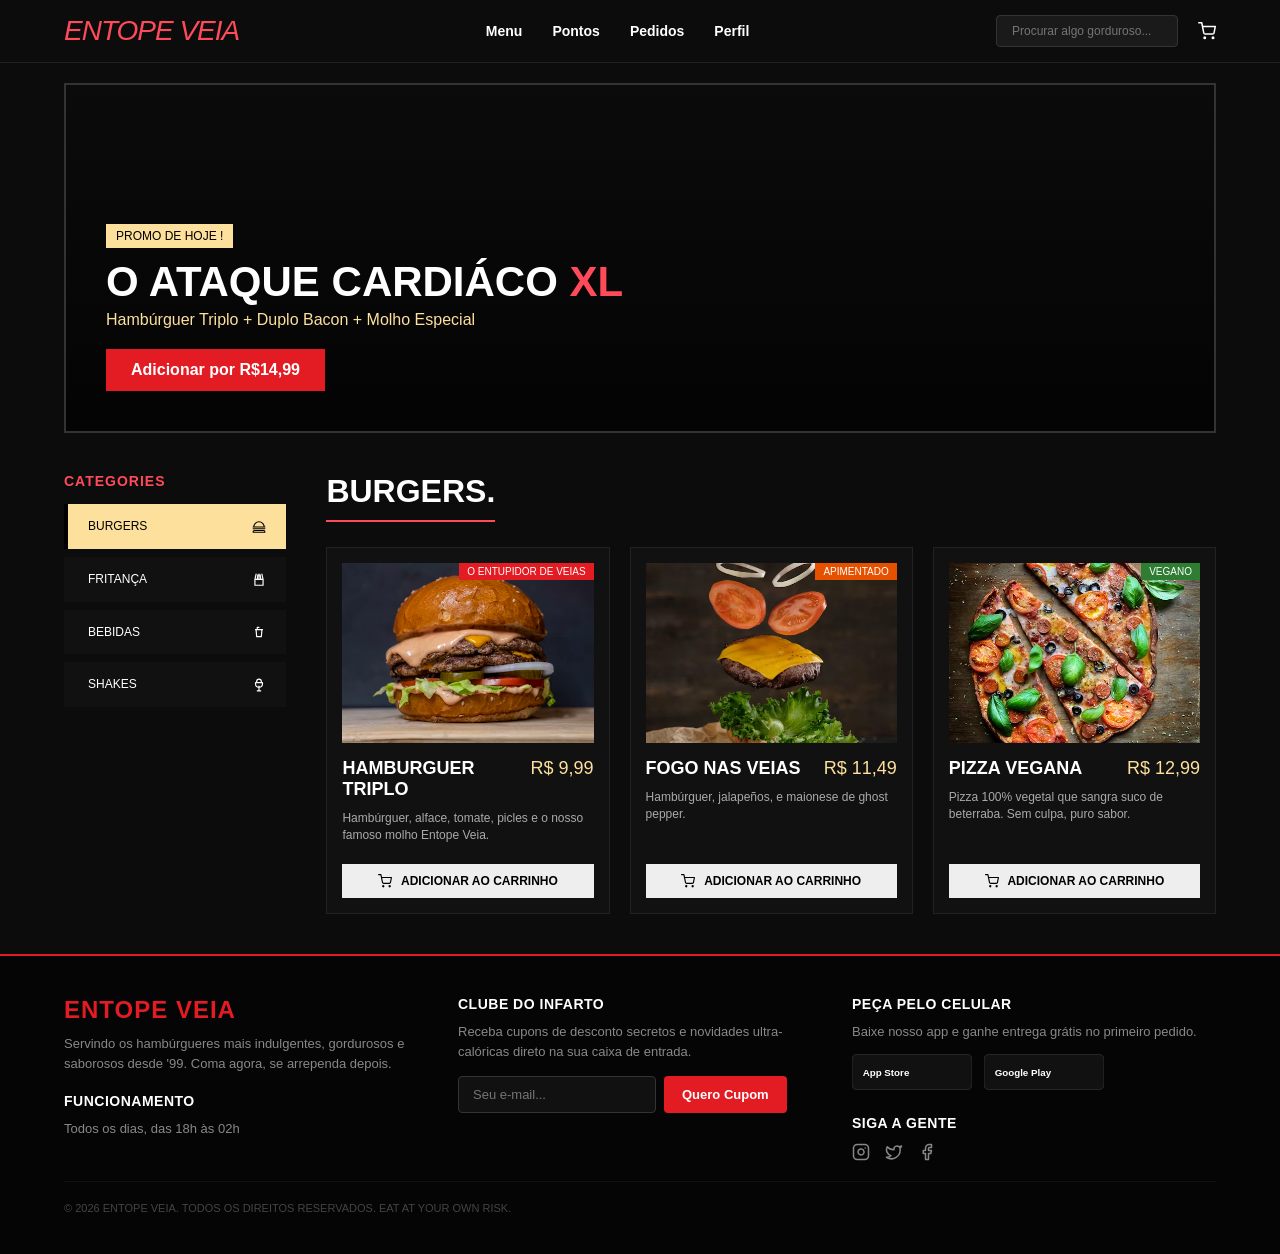
<file: index.html>
<!DOCTYPE html>
<html lang="pt-BR">
<head>
    <meta charset="UTF-8">
    <meta name="viewport" content="width=device-width, initial-scale=1.0">
    <title>ENTOPE VEIA - Menu</title>
    <link rel="stylesheet" href="resources/css/menu.css">
</head>
<body>

    <header id="global-header"></header>

    <aside id="global-sidebar" data-active-page="menu"></aside>

    <section class="hero-banner">
        <div class="badge-steal">Promo de hoje !</div>
        <h1 class="hero-title">O Ataque Cardiáco <span>XL</span></h1>
        <p class="hero-subtitle">Hambúrguer Triplo + Duplo Bacon + Molho Especial</p>
        <button class="btn-add-hero">Adicionar por R$14,99</button>
    </section>

    <main class="main-container">
        
        <aside class="sidebar">
            <h3>Categories</h3>
            <ul>
                <li class="active" data-category="burgers">Burgers <span><svg width="14" height="14" viewBox="0 0 24 24" fill="none" stroke="currentColor" stroke-width="2" stroke-linecap="round" stroke-linejoin="round" style="vertical-align: middle;"><path d="M2 12h20M2 15h20M3 12a9 9 0 0 1 18 0M4 18h16a2 2 0 0 1 2 2v1H2v-1a2 2 0 0 1 2-2z"/></svg></span></li>
                <li data-category="fritança">Fritança <span><svg width="14" height="14" viewBox="0 0 24 24" fill="none" stroke="currentColor" stroke-width="2" stroke-linecap="round" stroke-linejoin="round" style="vertical-align: middle;"><path d="M5 11h14v10H5zM5 11L7 2M9 11L10 3M12 11L12 2M15 11L14 3M19 11L17 2"/></svg></span></li>
                <li data-category="bebidas">Bebidas <span><svg width="14" height="14" viewBox="0 0 24 24" fill="none" stroke="currentColor" stroke-width="2" stroke-linecap="round" stroke-linejoin="round" style="vertical-align: middle;"><path d="M6 8h12M7 8l1 12h8l1-12M9 8V4M12 4h-3"/></svg></span></li>
                <li data-category="shakes">Shakes <span><svg width="14" height="14" viewBox="0 0 24 24" fill="none" stroke="currentColor" stroke-width="2" stroke-linecap="round" stroke-linejoin="round" style="vertical-align: middle;"><path d="M12 2a4 4 0 0 0-4 4v2h8V6a4 4 0 0 0-4-4zM6 8h12v2a6 6 0 0 1-12 0V8zM12 14v8M9 22h6"/></svg></span></li>
            </ul>
        </aside>

        <section class="products-section">
            <h2 class="section-header" id="section-title">Burgers.</h2>
            
            <div class="products-grid">
                
                <div class="product-card" data-category="burgers">
                    <span class="product-tag">O Entupidor de Veias</span>
                    <div class="product-image" style="background-image: url('/resources/img/o_entupidor.jpeg');"></div>
                    <div class="product-info-row">
                        <h3 class="product-name">Hamburguer Triplo</h3>
                        <span class="product-price">R$ 9,99</span>
                    </div>
                    <p class="product-desc">Hambúrguer, alface, tomate, picles e o nosso famoso molho Entope Veia.</p>
                    <button class="btn-add-order"><svg width="14" height="14" viewBox="0 0 24 24" fill="none" stroke="currentColor" stroke-width="2" stroke-linecap="round" stroke-linejoin="round" style="vertical-align: middle; margin-right: 6px;"><circle cx="9" cy="21" r="1"/><circle cx="20" cy="21" r="1"/><path d="M1 1h4l2.68 13.39a2 2 0 0 0 2 1.61h9.72a2 2 0 0 0 2-1.61L23 6H6"/></svg> Adicionar ao carrinho</button>
                </div>

                <div class="product-card" data-category="burgers">
                    <span class="product-tag spicy">Apimentado</span>
                    <div class="product-image" style="background-image: url('/resources/img/burger-classico.jpeg');"></div>
                    <div class="product-info-row">
                        <h3 class="product-name">Fogo nas Veias</h3>
                        <span class="product-price">R$ 11,49</span>
                    </div>
                    <p class="product-desc">Hambúrguer, jalapeños, e maionese de ghost pepper.</p>
                    <button class="btn-add-order"><svg width="14" height="14" viewBox="0 0 24 24" fill="none" stroke="currentColor" stroke-width="2" stroke-linecap="round" stroke-linejoin="round" style="vertical-align: middle; margin-right: 6px;"><circle cx="9" cy="21" r="1"/><circle cx="20" cy="21" r="1"/><path d="M1 1h4l2.68 13.39a2 2 0 0 0 2 1.61h9.72a2 2 0 0 0 2-1.61L23 6H6"/></svg> Adicionar ao carrinho</button>
                </div>

                <div class="product-card" data-category="burgers">
                    <span class="product-tag vegan">Vegano</span>
                    <div class="product-image" style="background-image: url('/resources/img/pizza-vegana.jpeg');"></div>
                    <div class="product-info-row">
                        <h3 class="product-name">Pizza Vegana</h3>
                        <span class="product-price">R$ 12,99</span>
                    </div>
                    <p class="product-desc">Pizza 100% vegetal que sangra suco de beterraba. Sem culpa, puro sabor.</p>
                    <button class="btn-add-order"><svg width="14" height="14" viewBox="0 0 24 24" fill="none" stroke="currentColor" stroke-width="2" stroke-linecap="round" stroke-linejoin="round" style="vertical-align: middle; margin-right: 6px;"><circle cx="9" cy="21" r="1"/><circle cx="20" cy="21" r="1"/><path d="M1 1h4l2.68 13.39a2 2 0 0 0 2 1.61h9.72a2 2 0 0 0 2-1.61L23 6H6"/></svg> Adicionar ao carrinho</button>
                </div>

                <div class="product-card" data-category="fritança">
                    <div class="product-image" style="background-image: url('/resources/img/fritas.jpeg');"></div>
                    <div class="product-info-row">
                        <h3 class="product-name">Batatas Fritas</h3>
                        <span class="product-price">R$ 4,99</span>
                    </div>
                    <p class="product-desc">Porção grande de batatas Russet fritas duas vezes, com sal da casa.</p>
                    <button class="btn-add-order"><svg width="14" height="14" viewBox="0 0 24 24" fill="none" stroke="currentColor" stroke-width="2" stroke-linecap="round" stroke-linejoin="round" style="vertical-align: middle; margin-right: 6px;"><circle cx="9" cy="21" r="1"/><circle cx="20" cy="21" r="1"/><path d="M1 1h4l2.68 13.39a2 2 0 0 0 2 1.61h9.72a2 2 0 0 0 2-1.61L23 6H6"/></svg> Adicionar ao carrinho</button>
                </div>

                <div class="product-card" data-category="fritança">
                    <span class="product-tag spicy">Apimentado</span>
                    <div class="product-image" style="background-image: url('/resources/img/cebola-fritas.jpeg');"></div>
                    <div class="product-info-row">
                        <h3 class="product-name">Anéis de Fogo!</h3>
                        <span class="product-price">R$ 5,99</span>
                    </div>
                    <p class="product-desc">Anéis de cebola empanados com cerveja e uma camada picante de pimenta cayenne.</p>
                    <button class="btn-add-order"><svg width="14" height="14" viewBox="0 0 24 24" fill="none" stroke="currentColor" stroke-width="2" stroke-linecap="round" stroke-linejoin="round" style="vertical-align: middle; margin-right: 6px;"><circle cx="9" cy="21" r="1"/><circle cx="20" cy="21" r="1"/><path d="M1 1h4l2.68 13.39a2 2 0 0 0 2 1.61h9.72a2 2 0 0 0 2-1.61L23 6H6"/></svg> Adicionar ao carrinho</button>
                </div>

                <div class="product-card" data-category="bebidas">
                    <div class="product-image" style="background-image: url('/resources/img/coca.jpeg');"></div>
                    <div class="product-info-row">
                        <h3 class="product-name">Coca-Cola</h3>
                        <span class="product-price">R$ 5,00</span>
                    </div>
                    <p class="product-desc">Para desobstruir a garganta com tanta gordura</p>
                    <button class="btn-add-order"><svg width="14" height="14" viewBox="0 0 24 24" fill="none" stroke="currentColor" stroke-width="2" stroke-linecap="round" stroke-linejoin="round" style="vertical-align: middle; margin-right: 6px;"><circle cx="9" cy="21" r="1"/><circle cx="20" cy="21" r="1"/><path d="M1 1h4l2.68 13.39a2 2 0 0 0 2 1.61h9.72a2 2 0 0 0 2-1.61L23 6H6"/></svg> Adicionar ao carrinho</button>
                </div>

                <div class="product-card" data-category="shakes">
                    <div class="product-image" style="background-image: url('/resources/img/shake-choco.jpeg');"></div>
                    <div class="product-info-row">
                        <h3 class="product-name">Choco-Coma</h3>
                        <span class="product-price">R$ 7,49</span>
                    </div>
                    <p class="product-desc">Milkshake de três chocolates. Se você conseguir terminar, é um herói.</p>
                    <button class="btn-add-order"><svg width="14" height="14" viewBox="0 0 24 24" fill="none" stroke="currentColor" stroke-width="2" stroke-linecap="round" stroke-linejoin="round" style="vertical-align: middle; margin-right: 6px;"><circle cx="9" cy="21" r="1"/><circle cx="20" cy="21" r="1"/><path d="M1 1h4l2.68 13.39a2 2 0 0 0 2 1.61h9.72a2 2 0 0 0 2-1.61L23 6H6"/></svg> Adicionar ao carrinho</button>
                </div>

            </div>
        </section>
    </main>

    <footer id="global-footer"></footer>
    <script src="resources/js/components.js"></script>
    <script>
        // Script de filtragem simples por categorias
        document.addEventListener('DOMContentLoaded', () => {
            const categoryItems = document.querySelectorAll('.sidebar ul li');
            const productCards = document.querySelectorAll('.product-card');
            const sectionTitle = document.getElementById('section-title');

            function filterCategory(category) {
                // Filtra os produtos
                productCards.forEach(card => {
                    if (card.getAttribute('data-category') === category) {
                        card.style.display = 'flex';
                    } else {
                        card.style.display = 'none';
                    }
                });
            }

            categoryItems.forEach(item => {
                item.addEventListener('click', () => {
                    // Atualiza a classe ativa na sidebar de categorias
                    categoryItems.forEach(li => li.classList.remove('active'));
                    item.classList.add('active');

                    // Pega a categoria selecionada
                    const category = item.getAttribute('data-category');

                    // Atualiza o título da seção
                    const categoryText = item.firstChild.textContent.trim();
                    sectionTitle.textContent = categoryText + '.';

                    // Executa a filtragem
                    filterCategory(category);
                });
            });

            // Executa a filtragem inicial com a categoria ativa padrão (Burgers)
            const activeCategoryItem = document.querySelector('.sidebar ul li.active');
            if (activeCategoryItem) {
                const defaultCategory = activeCategoryItem.getAttribute('data-category');
                filterCategory(defaultCategory);
            }
        });
    </script>
</body>
</html>
</file>
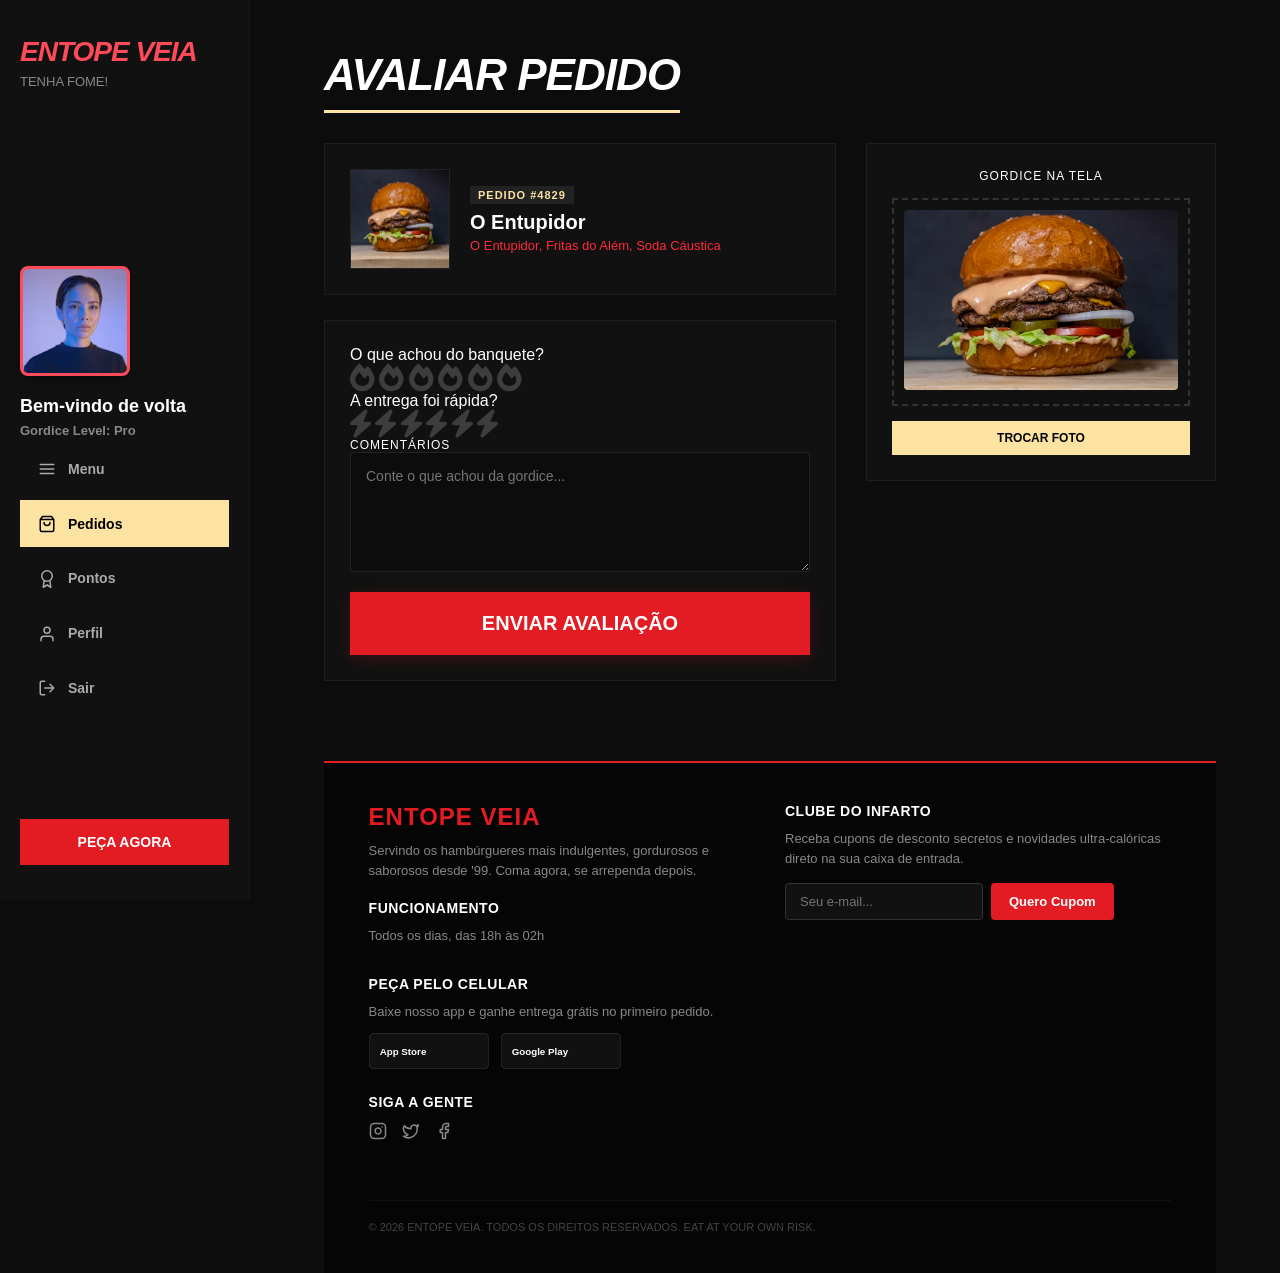
<file: avaliacao.html>
<!DOCTYPE html>
<html lang="pt-BR">
<head>
    <meta charset="UTF-8">
    <meta name="viewport" content="width=device-width, initial-scale=1.0">
    <title>Entope Veia - Avaliar Pedido</title>
    <link rel="stylesheet" href="resources/css/avaliacao.css">
    <!-- Link do Font Awesome (Banco de Ícones) -->
    <link rel="stylesheet" href="https://cdnjs.cloudflare.com/ajax/libs/font-awesome/6.0.0/css/all.min.css">
</head>
<body>

    <div class="app-container">
        
        <aside class="sidebar" id="global-sidebar" data-active-page="pedidos"></aside>
        

        <main class="main-content">
            
            <h2 class="page-title">AVALIAR PEDIDO</h2>

            <div class="dashboard-grid">
                
                <section class="review-form-column">
                    
                    <div class="product-summary-card">
                        <!-- Imagem convertida para a tag <img> com texto alternativo (alt) -->
                        <img 
                            src="resources/img/o_entupidor.jpeg" 
                            alt="Lanche X-Infarto Duplo com hambúrguer artesanal e queijo derretido" 
                            class="product-thumb"
                            loading="lazy"
                        >
                        
                        <div class="product-details">
                            <span class="order-number">PEDIDO #4829</span>
                            <h3>O Entupidor</h3>
                            <p class="order-items">O Entupidor, Fritas do Além, Soda Cáustica</p>
                        </div>
                    </div>

                    <div class="rating-questions-card">
    
                        <div class="question-group" id="rating-food">
                            <p class="question-label">O que achou do banquete?</p>
                            <div class="rating-icons">
                                <i class="fa-solid fa-fire icon" data-value="1"></i>
                                <i class="fa-solid fa-fire icon" data-value="2"></i>
                                <i class="fa-solid fa-fire icon" data-value="3"></i>
                                <i class="fa-solid fa-fire icon" data-value="4"></i>
                                <i class="fa-solid fa-fire icon" data-value="5"></i>
                                <i class="fa-solid fa-fire icon" data-value="6"></i>
                            </div>
                        </div>

                        <div class="question-group" id="rating-delivery">
                            <p class="question-label">A entrega foi rápida?</p>
                            <div class="rating-icons">
                                <i class="fa-solid fa-bolt icon" data-value="1"></i>
                                <i class="fa-solid fa-bolt icon" data-value="2"></i>
                                <i class="fa-solid fa-bolt icon" data-value="3"></i>
                                <i class="fa-solid fa-bolt icon" data-value="4"></i>
                                <i class="fa-solid fa-bolt icon" data-value="5"></i>
                                <i class="fa-solid fa-bolt icon" data-value="6"></i>
                            </div>
                        </div>

                        <div class="comment-group">
                            <label class="question-label" for="comments">COMENTÁRIOS</label>
                            <textarea id="comments" placeholder="Conte o que achou da gordice..."></textarea>
                        </div>

                        <button class="btn-submit-review" style="margin-top: 20px; width: 100%;" onclick="submitReview()">ENVIAR AVALIAÇÃO</button>

                    </div>

                </section>

                <section class="action-column">
                    
                    <div class="photo-upload-card">
                        <p class="upload-title">GORDICE NA TELA</p>
                        
                        <div class="uploaded-preview-box">
                            <!-- Uso da tag <img> para SEO. Substitua o 'src' pelo caminho da sua pasta -->
                            <img 
                                src="resources/img/o_entupidor.jpeg" 
                                alt="Foto do lanche X-Infarto Duplo com fritas e refrigerante na bandeja" 
                                class="preview-img"
                                loading="lazy"
                            >
                        </div>
    
    <button class="btn-change-photo">TROCAR FOTO</button>
</div>

                </section>

            </div>

            <footer id="global-avaliacao-footer"></footer>

        </main>

    </div>
    <script src="resources/js/components.js"></script>
    <script>
    // Variáveis para guardar as notas do usuário
    let payloadAvaliacao = {
        notaBanquete: 0,
        notaEntrega: 0,
        comentario: ""
    };

    // Função universal para gerenciar os cliques nos ícones
    function setupRatings(groupId, propriedadePayload) {
        const group = document.getElementById(groupId);
        const icons = group.querySelectorAll('.icon');

        icons.forEach(icon => {
            icon.addEventListener('click', function() {
                const value = parseInt(this.getAttribute('data-value'));
                
                // Salva a nota no nosso objeto payload
                payloadAvaliacao[propriedadePayload] = value;

                // Atualiza a interface visualmente
                icons.forEach(i => {
                    const iconValue = parseInt(i.getAttribute('data-value'));
                    if (iconValue <= value) {
                        i.classList.add('active'); // Pinta o atual e os anteriores
                    } else {
                        i.classList.remove('active'); // Despinta os próximos
                    }
                });
            });
        });
    }

    // Inicializa as interações nas duas perguntas
    setupRatings('rating-food', 'notaBanquete');
    setupRatings('rating-delivery', 'notaEntrega');

    // Função de disparo do botão
    function submitReview() {
        // Captura o comentário no momento do clique
        payloadAvaliacao.comentario = document.getElementById('comments').value;

        // Validação básica
        if (payloadAvaliacao.notaBanquete === 0 || payloadAvaliacao.notaEntrega === 0) {
            alert("Ei! Por favor, dê uma nota para o banquete e para a entrega antes de enviar.");
            return;
        }
  
    }
</script>
</body>
</html>
</file>
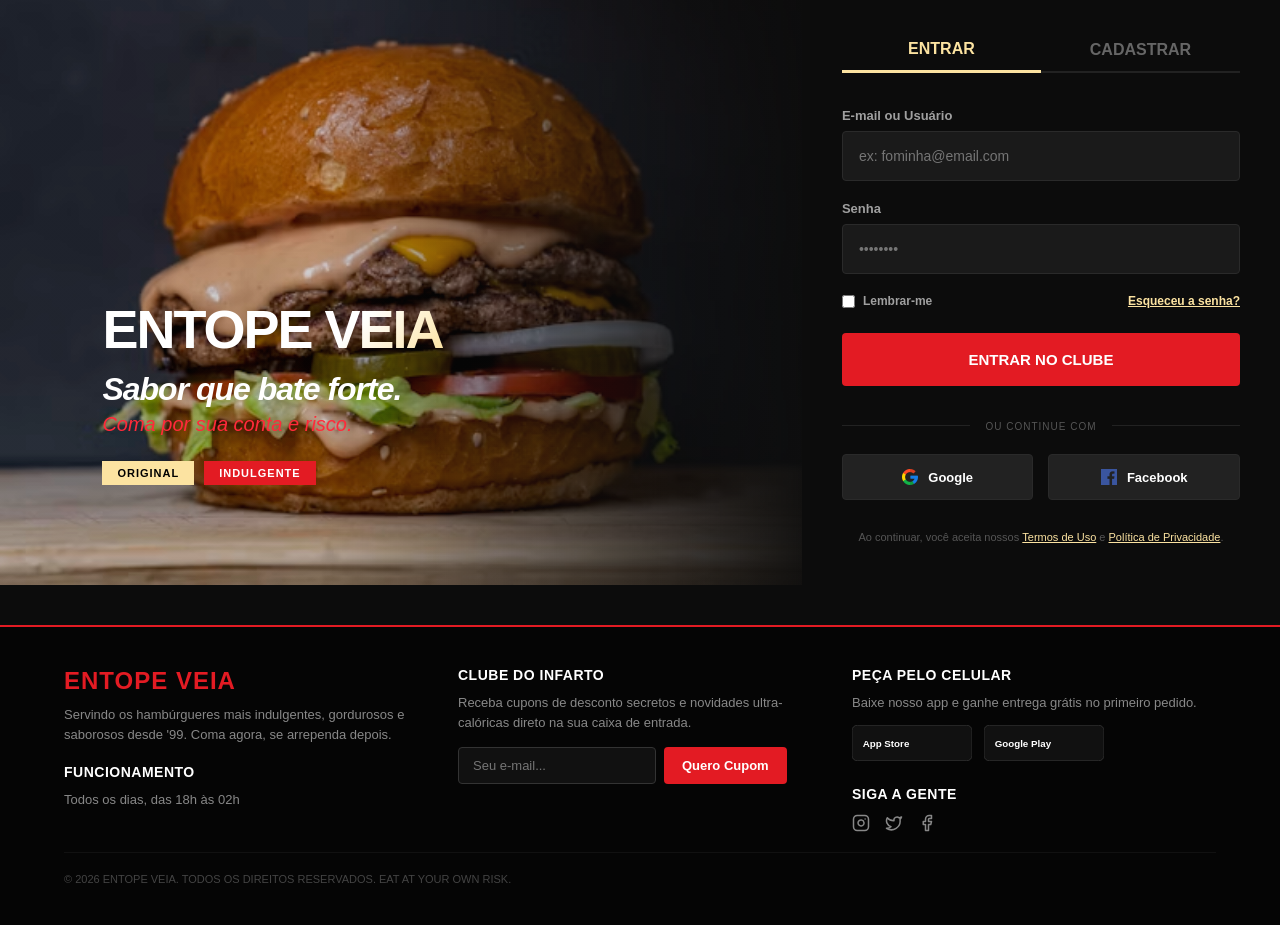
<file: login.html>
<!DOCTYPE html>
<html lang="pt-BR">
<head>
    <meta charset="UTF-8">
    <meta name="viewport" content="width=device-width, initial-scale=1.0">
    <title>Entope Veia - Entrar no Clube</title>
    <link rel="stylesheet" href="resources/css/login.css">
</head>
<body>

    <div class="split-screen">
        
        <div class="left-side">
            <div class="hero-text-container">
                <h1 class="brand-logo">ENTOPE VEIA</h1>
                <h2 class="brand-slogan">Sabor que bate forte.</h2>
                <p class="brand-warning">Coma por sua conta e risco.</p>
                
                <div class="badge-row">
                    <span class="badge badge-yellow">ORIGINAL</span>
                    <span class="badge badge-red">INDULGENTE</span>
                </div>
            </div>
        </div>

        <div class="right-side">
            <div class="auth-box">
                
                <div class="auth-tabs">
                    <button class="tab-btn active" id="tab-login" onclick="switchTab('login')">ENTRAR</button>
                    <button class="tab-btn" id="tab-register" onclick="switchTab('register')">CADASTRAR</button>
                </div>

                <form id="auth-form" onsubmit="handleSubmit(event)">
                    
                    <div class="input-group">
                        <label for="email" id="label-email">E-mail ou Usuário</label>
                        <input type="text" id="email" placeholder="ex: fominha@email.com" required>
                    </div>

                    <div class="input-group">
                        <label for="password">Senha</label>
                        <input type="password" id="password" placeholder="••••••••" required>
                    </div>

                    <div class="input-group hidden" id="confirm-password-group">
                        <label for="confirm-password">Confirmar Senha</label>
                        <input type="password" id="confirm-password" placeholder="••••••••">
                    </div>

                    <div class="form-options" id="form-options-row">
                        <label class="remember-me">
                            <input type="checkbox"> <span>Lembrar-me</span>
                        </label>
                        <a href="#" class="forgot-password">Esqueceu a senha?</a>
                    </div>

                    <button type="submit" class="btn-primary" id="btn-submit">ENTRAR NO CLUBE</button>

                </form>

                <div class="social-divider">
                    <span>OU CONTINUE COM</span>
                </div>

                <div class="social-buttons">
                    <button class="btn-social">
                        <img src="/vendors/img/google.png" alt="Google"> Google
                    </button>
                    <button class="btn-social">
                        <img src="/vendors/img/facebook.png" alt="Facebook"> Facebook
                    </button>
                </div>

                <p class="legal-disclaimer">
                    Ao continuar, você aceita nossos <a href="#">Termos de Uso</a> e <a href="#">Política de Privacidade</a>.
                </p>

            </div>
        </div>

    </div>

    <footer id="global-login-footer" class="login-footer"></footer>

    <script>
        function switchTab(mode) {
            const tabLogin = document.getElementById('tab-login');
            const tabRegister = document.getElementById('tab-register');
            const confirmGroup = document.getElementById('confirm-password-group');
            const confirmInput = document.getElementById('confirm-password');
            const formOptions = document.getElementById('form-options-row');
            const btnSubmit = document.getElementById('btn-submit');
            const labelEmail = document.getElementById('label-email');

            if (mode === 'register') {
                tabLogin.classList.remove('active');
                tabRegister.classList.add('active');
                confirmGroup.classList.remove('hidden');
                confirmInput.setAttribute('required', 'true');
                formOptions.style.display = 'none';
                btnSubmit.innerText = 'CRIAR MINHA CONTA';
                labelEmail.innerText = 'E-mail';
            } else {
                tabLogin.classList.add('active');
                tabRegister.classList.remove('active');
                confirmGroup.classList.add('hidden');
                confirmInput.removeAttribute('required');
                formOptions.style.display = 'flex';
                btnSubmit.innerText = 'ENTRAR NO CLUBE';
                labelEmail.innerText = 'E-mail ou Usuário';
            }
        }

        function handleSubmit(event) {
            event.preventDefault(); // Impede o recarregamento padrão da página
            const email = document.getElementById('email').value;
            const isRegister = document.getElementById('tab-register').classList.contains('active');
            
            if (isRegister) {
                const password = document.getElementById('password').value;
                const confirmPassword = document.getElementById('confirm-password').value;
                
                if (password !== confirmPassword) {
                    alert('As senhas não coincidem!');
                    return; // Para a execução aqui se as senhas forem diferentes
                }
                
                alert(`Conta criada com sucesso para ${email}!`);
                window.location.href = 'index.html'; // Redireciona para a home
                
            } else {
                alert(`Login efetuado com sucesso para ${email}!`);
                window.location.href = 'index.html'; // Redireciona para a home
            }
        }
    </script>
    <script src="resources/js/components.js"></script>
</body>
</html>
</file>
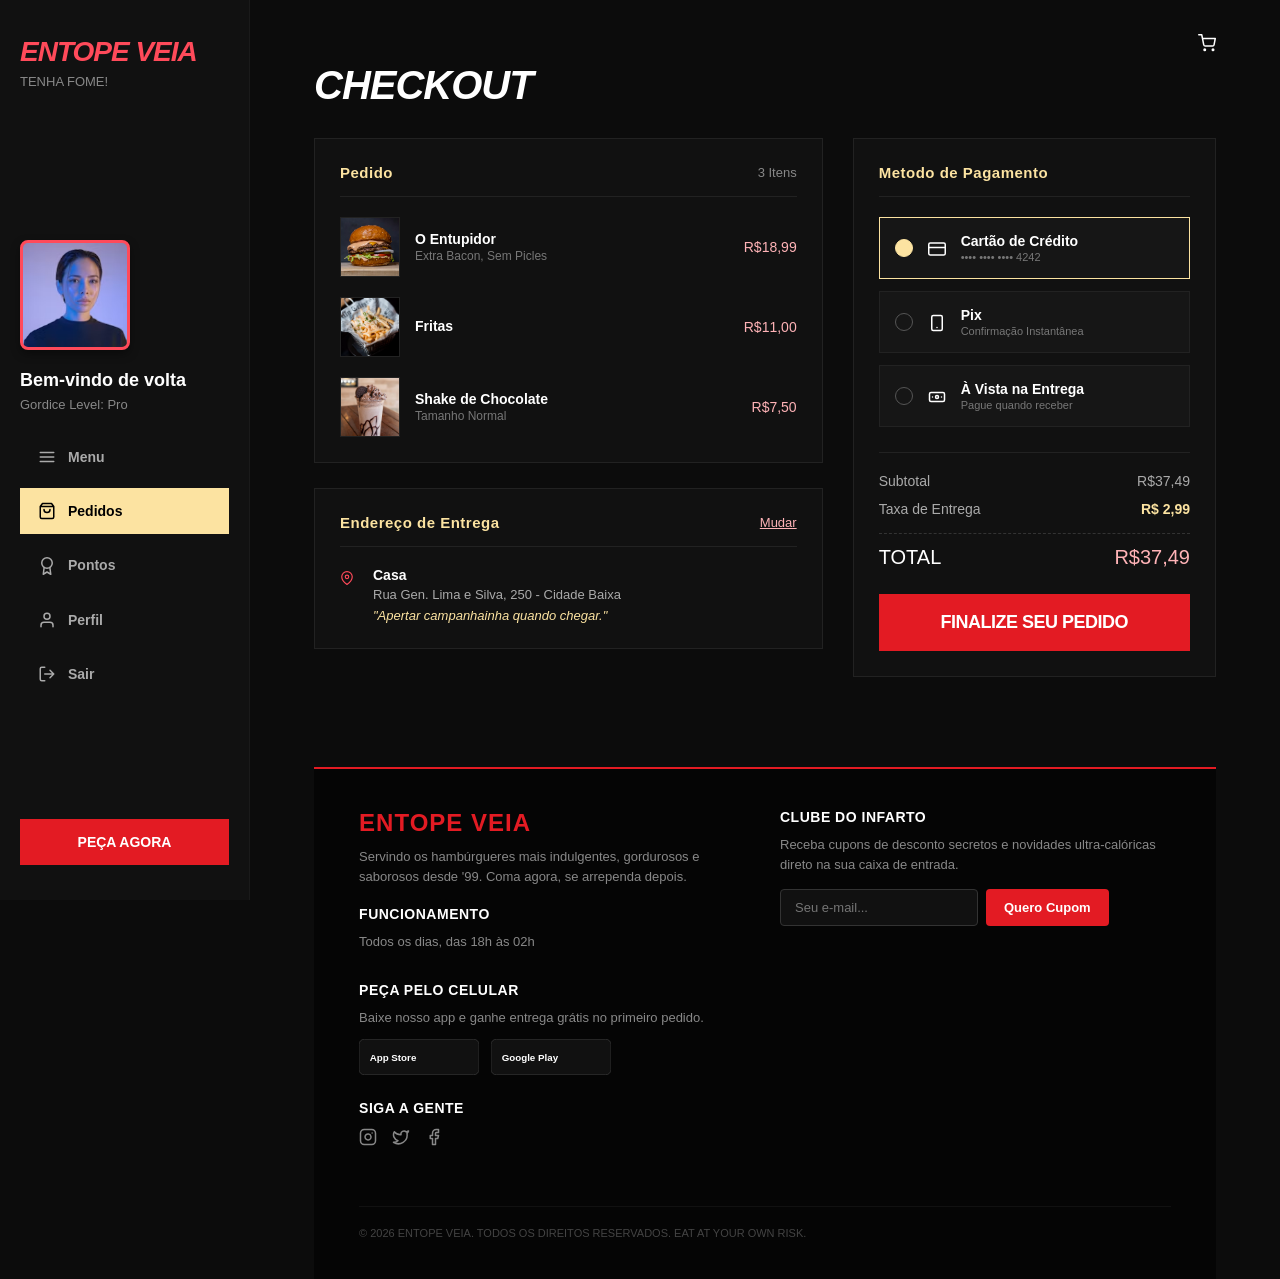
<file: pagamento.html>
<!DOCTYPE html>
<html lang="pt-BR">
<head>
    <meta charset="UTF-8">
    <meta name="viewport" content="width=device-width, initial-scale=1.0">
    <title>Entope Veia - Pagamento</title>
    <link rel="stylesheet" href="resources/css/pagamento.css">
</head>
<body>

    <div class="app-container">
        
        <aside class="sidebar" id="global-sidebar" data-active-page="pedidos"></aside>

        <main class="main-content">
            
            <header class="content-header">
                <div></div> <a href="pagamento.html" class="cart-icon"><svg width="18" height="18" viewBox="0 0 24 24" fill="none" stroke="currentColor" stroke-width="2" stroke-linecap="round" stroke-linejoin="round" style="vertical-align: middle;"><circle cx="9" cy="21" r="1"/><circle cx="20" cy="21" r="1"/><path d="M1 1h4l2.68 13.39a2 2 0 0 0 2 1.61h9.72a2 2 0 0 0 2-1.61L23 6H6"/></svg></a>
            </header>

            <h2 class="page-title">CHECKOUT</h2>

            <div class="checkout-grid">
                
                <div class="checkout-left">
                    
                    <section class="checkout-card order-summary">
                        <div class="card-header">
                            <h3>Pedido</h3>
                            <span class="item-count">3 Itens</span>
                        </div>
                        
                        <div class="item-list">
                            <div class="cart-item">
                                <div class="item-thumb" style="background-image: url('resources/img/o_entupidor.jpeg');"></div>
                                <div class="item-info">
                                    <h4>O Entupidor</h4>
                                    <p>Extra Bacon, Sem Picles</p>
                                </div>
                                <span class="item-price">R$18,99</span>
                            </div>

                            <div class="cart-item">
                                <div class="item-thumb" style="background-image: url('resources/img/fritas.jpeg');"></div>
                                <div class="item-info">
                                    <h4>Fritas</h4>                                    
                                </div>
                                <span class="item-price">R$11,00</span>
                            </div>

                            <div class="cart-item">
                                <div class="item-thumb" style="background-image: url('resources/img/shake-choco.jpeg');"></div>
                                <div class="item-info">
                                    <h4>Shake de Chocolate</h4>
                                    <p>Tamanho Normal</p>
                                </div>
                                <span class="item-price">R$7,50</span>
                            </div>
                        </div>
                    </section>

                    <section class="checkout-card delivery-address">
                        <div class="card-header">
                            <h3>Endereço de Entrega</h3>
                            <a href="#" class="btn-change">Mudar</a>
                        </div>
                        <div class="address-content">
                            <span class="geo-icon"><svg width="14" height="14" viewBox="0 0 24 24" fill="none" stroke="currentColor" stroke-width="2" stroke-linecap="round" stroke-linejoin="round" style="vertical-align: middle; display: inline-block; margin-right: 4px;"><path d="M21 10c0 7-9 13-9 13s-9-6-9-13a9 9 0 0 1 18 0z"/><circle cx="12" cy="10" r="3"/></svg></span>
                            <div class="address-details">
                                <h4>Casa</h4>
                                <p>Rua Gen. Lima e Silva, 250 - Cidade Baixa</p>
                                <p class="delivery-note">"Apertar campanhainha quando chegar."</p>
                            </div>
                        </div>
                    </section>

                </div>

                <div class="checkout-right">
                    
                    <section class="checkout-card payment-method-card">
                        <h3 class="payment-title">Metodo de Pagamento</h3>
                        
                        <div class="payment-options">
                            
                            <label class="payment-option">
                                <input type="radio" name="payment" checked>
                                <span class="custom-radio"></span>
                                <span class="payment-icon"><svg width="18" height="18" viewBox="0 0 24 24" fill="none" stroke="currentColor" stroke-width="2" stroke-linecap="round" stroke-linejoin="round" style="vertical-align: middle;"><rect x="1" y="4" width="22" height="16" rx="2" ry="2"/><line x1="1" y1="10" x2="23" y2="10"/></svg></span>
                                <div class="payment-text">
                                    <h4>Cartão de Crédito</h4>
                                    <p>•••• •••• •••• 4242</p>
                                </div>
                            </label>

                            <label class="payment-option">
                                <input type="radio" name="payment">
                                <span class="custom-radio"></span>
                                <span class="payment-icon"><svg width="18" height="18" viewBox="0 0 24 24" fill="none" stroke="currentColor" stroke-width="2" stroke-linecap="round" stroke-linejoin="round" style="vertical-align: middle;"><rect x="5" y="2" width="14" height="20" rx="2" ry="2"/><line x1="12" y1="18" x2="12.01" y2="18"/></svg></span>
                                <div class="payment-text">
                                    <h4>Pix</h4>
                                    <p>Confirmação Instantânea</p>
                                </div>
                            </label>

                            <label class="payment-option">
                                <input type="radio" name="payment">
                                <span class="custom-radio"></span>
                                <span class="payment-icon"><svg width="18" height="18" viewBox="0 0 24 24" fill="none" stroke="currentColor" stroke-width="2" stroke-linecap="round" stroke-linejoin="round" style="vertical-align: middle;"><rect x="2" y="6" width="20" height="12" rx="2"/><circle cx="12" cy="12" r="2"/><line x1="6" y1="12" x2="6.01" y2="12"/><line x1="18" y1="12" x2="18.01" y2="12"/></svg></span>
                                <div class="payment-text">
                                    <h4>À Vista na Entrega</h4>
                                    <p>Pague quando receber</p>
                                </div>
                            </label>

                        </div>

                        <div class="totals-section">
                            <div class="total-row">
                                <span>Subtotal</span>
                                <span>R$37,49</span>
                            </div>
                            <div class="total-row">
                                <span>Taxa de Entrega</span>
                                <span class="free-text">R$ 2,99</span>
                            </div>
                            <div class="total-row final-total">
                                <span>TOTAL</span>
                                <span class="total-price">R$37,49</span>
                            </div>
                        </div>

                        <button class="btn-finalize">FINALIZE SEU PEDIDO</button>
                        
                    </section>

                </div>

            </div>

            <footer id="global-pagamento-footer"></footer>

        </main>

    </div>

    <script src="resources/js/components.js"></script>
</body>
</html>
</file>
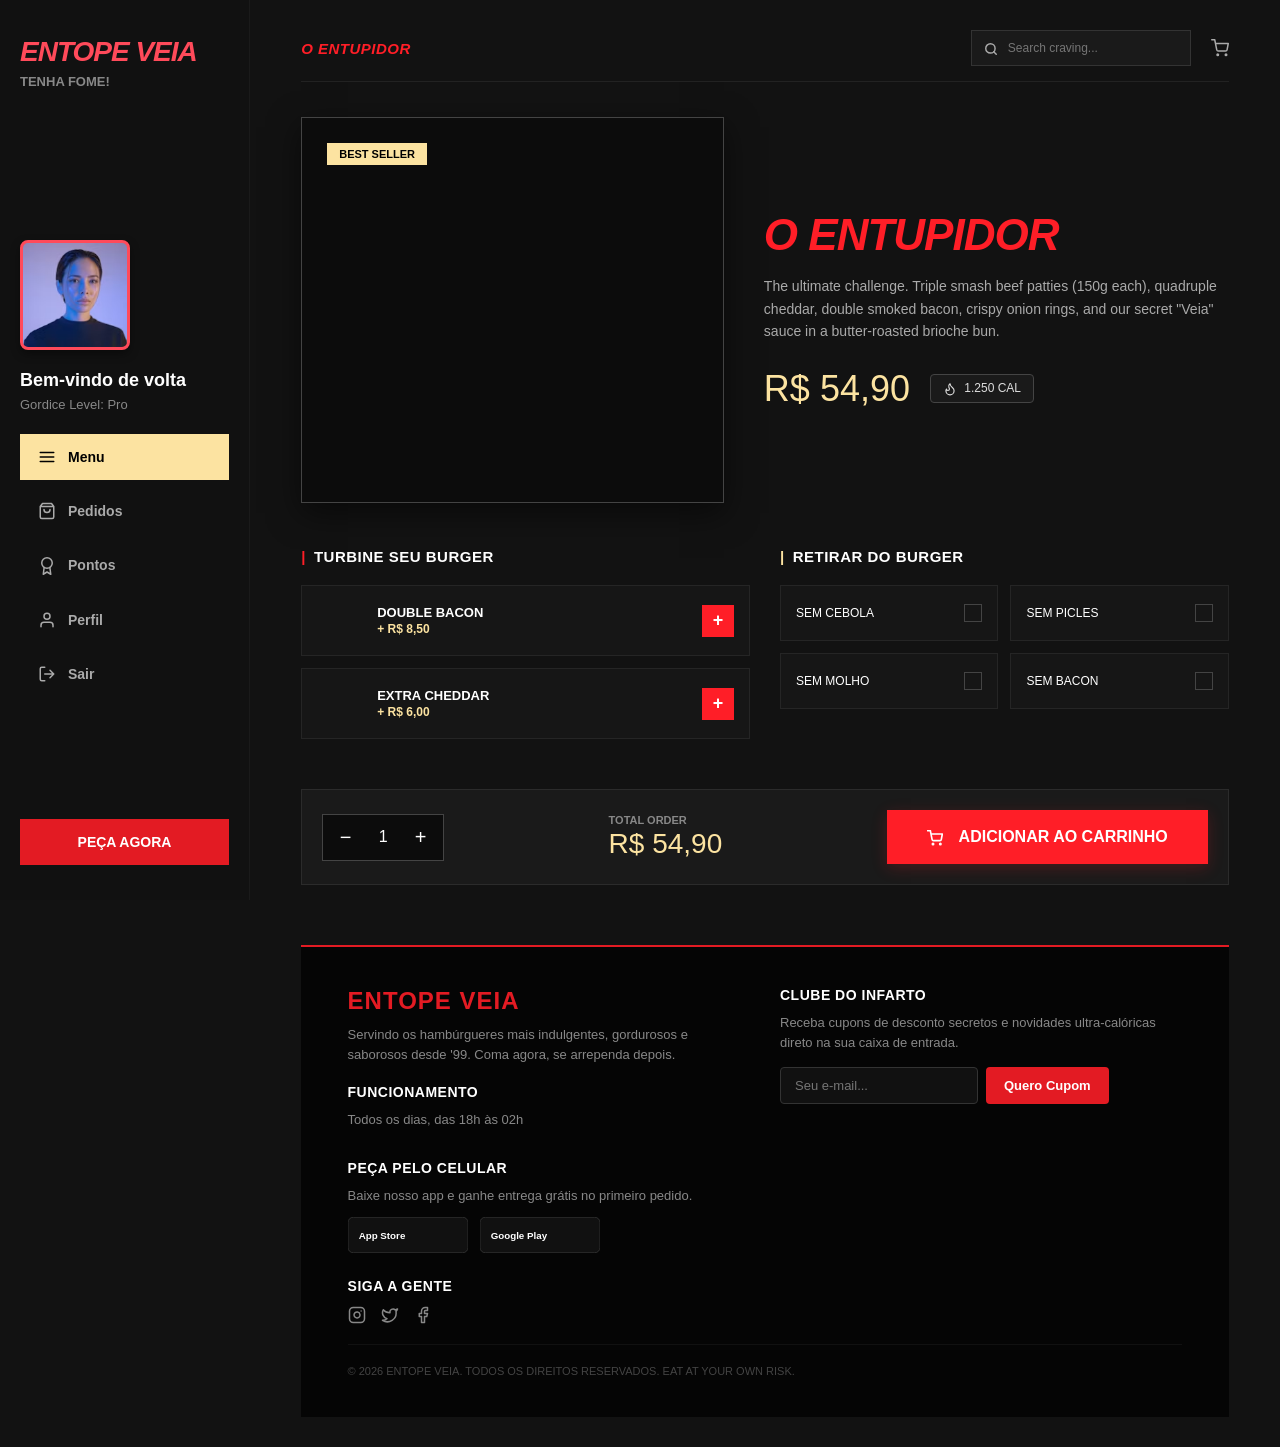
<file: personalizacao.html>
<!DOCTYPE html>
<html lang="pt-BR">
<head>
    <meta charset="UTF-8">
    <meta name="viewport" content="width=device-width, initial-scale=1.0">
    <title>Entope Veia - O Entupidor</title>
    <!-- Ligação para o ficheiro CSS externo -->
    <link rel="stylesheet" href="resources/css/personalizacao.css">
</head>
<body>

    <div class="app-container">
        
        <!-- SIDEBAR LATERAL (Atualizado para Entope Veia) -->
        <aside class="sidebar" id="global-sidebar" data-active-page="menu"></aside>

        <!-- CONTEÚDO PRINCIPAL -->
        <main class="main-content">
            
            <!-- BARRA DE TOPO COM PESQUISA -->
            <header class="content-header">
                <h2 class="header-product-name">O ENTUPIDOR</h2>
                <div class="header-right">
                    <div class="search-box">
                        <span class="search-icon"><svg width="14" height="14" viewBox="0 0 24 24" fill="none" stroke="currentColor" stroke-width="2.5" stroke-linecap="round" stroke-linejoin="round" style="vertical-align: middle;"><circle cx="11" cy="11" r="8"/><line x1="21" y1="21" x2="16.65" y2="16.65"/></svg></span>
                        <input type="text" placeholder="Search craving...">
                    </div>
                    <a href="pagamento.html" class="cart-icon"><svg width="18" height="18" viewBox="0 0 24 24" fill="none" stroke="currentColor" stroke-width="2" stroke-linecap="round" stroke-linejoin="round" style="vertical-align: middle;"><circle cx="9" cy="21" r="1"/><circle cx="20" cy="21" r="1"/><path d="M1 1h4l2.68 13.39a2 2 0 0 0 2 1.61h9.72a2 2 0 0 0 2-1.61L23 6H6"/></svg></a>
                </div>
            </header>

            <!-- DETALHES DO PRODUTO -->
            <div class="product-container">
                
                <!-- Imagem do Burger -->
                <div class="product-image-side">
                    <div class="main-burger-card">
                        <span class="badge-best-seller">BEST SELLER</span>
                        <div class="burger-img" style="background-image: url('https://images.unsplash.com/photo-1568901346375-23c9450c58cd?auto=format&fit=crop&w=800&q=80');"></div>
                    </div>
                </div>

                <!-- Info e Descrição -->
                <div class="product-info-side">
                    <h2 class="product-title">O ENTUPIDOR</h2>
                    <p class="product-description">
                        The ultimate challenge. Triple smash beef patties (150g each), quadruple cheddar, double smoked bacon, crispy onion rings, and our secret "Veia" sauce in a butter-roasted brioche bun.
                    </p>
                    <div class="price-calories-row">
                        <span class="product-price">R$ 54,90</span>
                        <span class="calories-badge"><svg width="14" height="14" viewBox="0 0 24 24" fill="none" stroke="currentColor" stroke-width="2" stroke-linecap="round" stroke-linejoin="round" style="vertical-align: middle; display: inline-block; margin-right: 4px;"><path d="M8.5 14.5A2.5 2.5 0 0 0 11 12c0-1.38-.5-2-1-3-1.072-2.143-.224-4.054 2-6 .5 2.5 2 4.9 4 6.5 2 1.6 3 3.5 3 5.5a7 7 0 1 1-14 0c0-1.153.433-2.294 1-3a2.5 2.5 0 0 0 2.5 2.5z"/></svg> 1.250 CAL</span>
                    </div>
                </div>

            </div>

            <!-- CUSTOMIZAÇÃO (ADICIONAR / RETIRAR) -->
            <div class="customization-grid">
                
                <!-- Adicionais (Turbine seu Burger) -->
                <div class="custom-column">
                    <h3 class="custom-section-title"><span class="accent-bar red">|</span> TURBINE SEU BURGER</h3>
                    <div class="custom-options-list">
                        
                        <div class="addon-card">
                            <div class="addon-thumb" style="background-image: url('https://images.unsplash.com/photo-1606755962773-d324e0a13086?auto=format&fit=crop&w=100&q=80');"></div>
                            <div class="addon-info">
                                <h4>DOUBLE BACON</h4>
                                <p>+ R$ 8,50</p>
                            </div>
                            <button class="btn-addon-add">+</button>
                        </div>

                        <div class="addon-card">
                            <div class="addon-thumb" style="background-image: url('https://images.unsplash.com/photo-1551462147-ff29053bfc14?auto=format&fit=crop&w=100&q=80');"></div>
                            <div class="addon-info">
                                <h4>EXTRA CHEDDAR</h4>
                                <p>+ R$ 6,00</p>
                            </div>
                            <button class="btn-addon-add">+</button>
                        </div>

                    </div>
                </div>

                <!-- Remoções (Retirar do Burger) -->
                <div class="custom-column">
                    <h3 class="custom-section-title"><span class="accent-bar yellow">|</span> RETIRAR DO BURGER</h3>
                    <div class="remove-options-grid">
                        
                        <label class="remove-item-box">
                            <span>SEM CEBOLA</span>
                            <input type="checkbox">
                            <span class="custom-checkbox"></span>
                        </label>

                        <label class="remove-item-box">
                            <span>SEM PICLES</span>
                            <input type="checkbox">
                            <span class="custom-checkbox"></span>
                        </label>

                        <label class="remove-item-box">
                            <span>SEM MOLHO</span>
                            <input type="checkbox">
                            <span class="custom-checkbox"></span>
                        </label>

                        <label class="remove-item-box">
                            <span>SEM BACON</span>
                            <input type="checkbox">
                            <span class="custom-checkbox"></span>
                        </label>

                    </div>
                </div>

            </div>

            <!-- COMPRA E QUANTIDADE -->
            <div class="action-footer-bar">
                <div class="quantity-selector">
                    <button onclick="changeQty(-1)">−</button>
                    <span id="qty-value">1</span>
                    <button onclick="changeQty(1)">+</button>
                </div>

                <div class="total-order-display">
                    <span class="total-label">TOTAL ORDER</span>
                    <span class="total-price-val" id="total-price">R$ 54,90</span>
                </div>

                <button class="btn-add-to-cart">
                    <span><svg width="16" height="16" viewBox="0 0 24 24" fill="none" stroke="currentColor" stroke-width="2.5" stroke-linecap="round" stroke-linejoin="round" style="vertical-align: middle; margin-right: 4px;"><circle cx="9" cy="21" r="1"/><circle cx="20" cy="21" r="1"/><path d="M1 1h4l2.68 13.39a2 2 0 0 0 2 1.61h9.72a2 2 0 0 0 2-1.61L23 6H6"/></svg></span> ADICIONAR AO CARRINHO
                </button>
            </div>

            <!-- RODAPÉ (Atualizado para Entope Veia) -->
            <footer id="global-personalizacao-footer" class="app-footer"></footer>

        </main>

    </div>

    <!-- SCRIPT DE FUNCIONALIDADE DA QUANTIDADE -->
    <script>
        const basePrice = 54.90;
        let currentQty = 1;

        function changeQty(amount) {
            currentQty += amount;
            if (currentQty < 1) currentQty = 1;
            
            document.getElementById('qty-value').innerText = currentQty;
            
            const newTotal = (basePrice * currentQty).toFixed(2);
            document.getElementById('total-price').innerText = `R$ ${newTotal.replace('.', ',')}`;
        }
    </script>
    <script src="resources/js/components.js"></script>
</body>
</html>
</file>
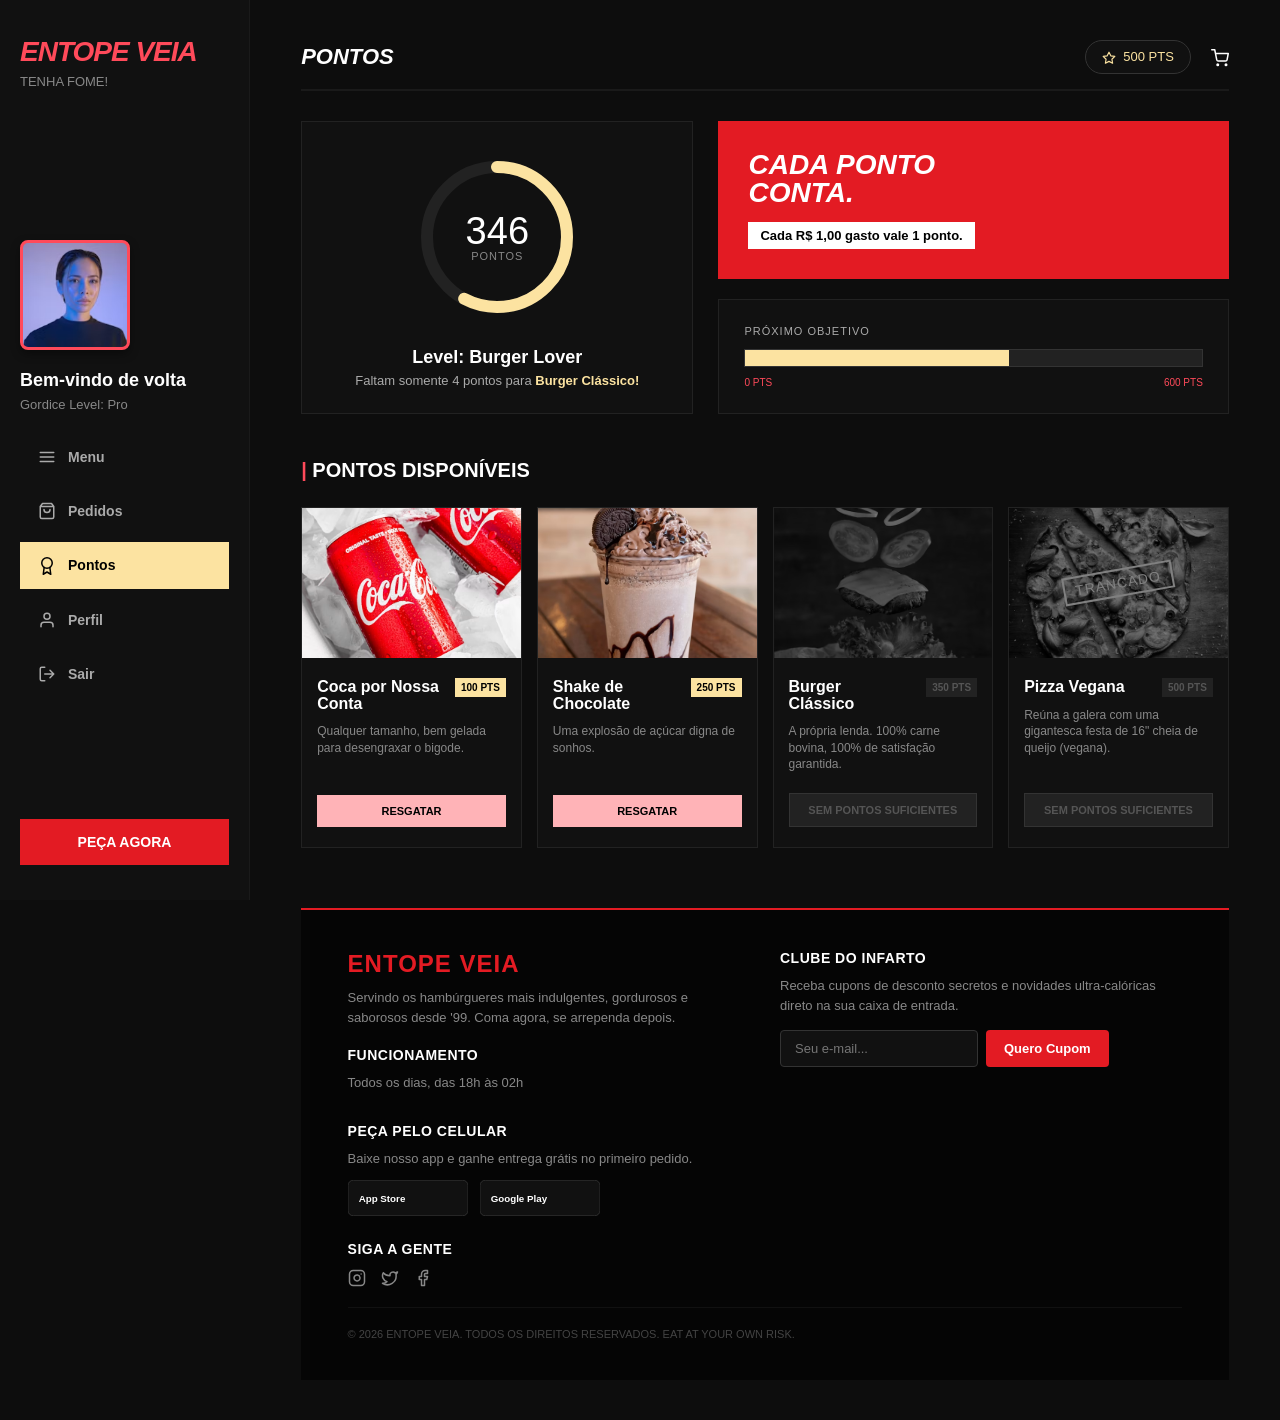
<file: pontos.html>
<!DOCTYPE html>
<html lang="pt-BR">
<head>
    <meta charset="UTF-8">
    <meta name="viewport" content="width=device-width, initial-scale=1.0">
    <title>Entope Veia - Meus Pontos</title>
    <link rel="stylesheet" href="resources/css/pontos.css">
</head>
<body>

    <div class="app-container">
        
        <aside class="sidebar" id="global-sidebar" data-active-page="pontos"></aside>

        <main class="main-content">
            
            <header class="content-header">
                <h1 class="page-title">PONTOS</h1>
                <div class="header-right">
                    <div class="pts-badge"><svg width="14" height="14" viewBox="0 0 24 24" fill="none" stroke="currentColor" stroke-width="2" stroke-linecap="round" stroke-linejoin="round" style="vertical-align: middle; display: inline-block; margin-right: 4px;"><polygon points="12 2 15.09 8.26 22 9.27 17 14.14 18.18 21.02 12 17.77 5.82 21.02 7 14.14 2 9.27 8.91 8.26 12 2"/></svg> 500 PTS</div>
                    <a href="pagamento.html" class="cart-icon"><svg width="18" height="18" viewBox="0 0 24 24" fill="none" stroke="currentColor" stroke-width="2" stroke-linecap="round" stroke-linejoin="round" style="vertical-align: middle;"><circle cx="9" cy="21" r="1"/><circle cx="20" cy="21" r="1"/><path d="M1 1h4l2.68 13.39a2 2 0 0 0 2 1.61h9.72a2 2 0 0 0 2-1.61L23 6H6"/></svg></a>
                </div>
            </header>

            <div class="dashboard-row">
                
                <div class="dash-card progress-circle-card">
                    <div class="svg-container">
                        <svg width="180" height="180" viewBox="0 0 180 180">
                            <circle class="bg" cx="90" cy="90" r="70"></circle>
                            <circle class="prog" cx="90" cy="90" r="70"></circle>
                        </svg>
                        <div class="circle-text">
                            <span class="pts-number">500</span>
                            <span class="pts-label">PONTOS</span>
                        </div>
                    </div>
                    <h3 class="level-title">Level: Burger Master</h3>
                    <p class="level-subtitle">Faltam somente 50 pontos para <span>Shake de Chocolate!</span></p>
                </div>

                <div class="dash-column-right">
                    
                    <div class="indulgence-banner">
                        <h2>CADA PONTO<br>CONTA.</h2>
                        <div class="banner-badge">Cada R$ 1,00 gasto vale 1 ponto.</div>
                    </div>

                    <div class="dash-card next-goal-card">
                        <div class="goal-header">
                            <span>PRÓXIMO OBJETIVO</span>
                        </div>
                        <div class="progress-bar-container">
                            <div class="progress-bar-fill" ></div>
                        </div>
                        <div class="goal-footer">
                            <span>0 PTS</span>
                            <span>600 PTS</span>
                        </div>
                    </div>

                </div>

            </div>

            <section class="rewards-section">
                <h2 class="section-title"><span class="bar-accent">|</span> PONTOS DISPONÍVEIS</h2>
                
                <div class="rewards-grid">
                    <!-- Card 1 (100 pts) -->
                    <div class="reward-card locked" data-cost="100">
                        <div class="reward-image" style="background-image: url('resources/img/coca.jpeg');"></div>
                        <div class="reward-info">
                            <div class="reward-header-row">
                                <h3 class="reward-name">Coca por Nossa Conta</h3>
                                <span class="pts-tag">100 PTS</span>
                            </div>
                            <p class="reward-desc">Qualquer tamanho, bem gelada para desengraxar o bigode.</p>
                            <button class="btn-redeem">RESGATAR</button>
                        </div>
                    </div>

                    

                    <!-- Card 3 (250 pts) -->
                    <div class="reward-card locked" data-cost="250">
                        <div class="reward-image" style="background-image: url('resources/img/shake-choco.jpeg');">
                            <div class="lock-overlay">TRANCADO</div>
                        </div>
                        <div class="reward-info">
                            <div class="reward-header-row">
                                <h3 class="reward-name">Shake de Chocolate</h3>
                                <span class="pts-tag">250 PTS</span>
                            </div>
                            <p class="reward-desc">Uma explosão de açúcar digna de sonhos.</p>
                            <button class="btn-disabled" disabled>SEM PONTOS SUFICIENTES</button>
                        </div>
                    </div>
                    <!-- Card 2 (350 pts) -->
                    <div class="reward-card locked" data-cost="350">
                        <div class="reward-image" style="background-image: url('resources/img/burger-classico.jpeg');"></div>
                        <div class="reward-info">
                            <div class="reward-header-row">
                                <h3 class="reward-name">Burger Clássico</h3>
                                <span class="pts-tag">350 PTS</span>
                            </div>
                            <p class="reward-desc">A própria lenda. 100% carne bovina, 100% de satisfação garantida.</p>
                            <button class="btn-redeem">RESGATAR</button>
                        </div>
                    </div>
                    <!-- Card 4 (500 pts) -->
                    <div class="reward-card locked" data-cost="500">
                        <div class="reward-image" style="background-image: url('resources/img/pizza-vegana.jpeg');">
                            <div class="lock-overlay">TRANCADO</div>
                        </div>
                        <div class="reward-info">
                            <div class="reward-header-row">
                                <h3 class="reward-name">Pizza Vegana</h3>
                                <span class="pts-tag">500 PTS</span>
                            </div>
                            <p class="reward-desc">Reúna a galera com uma gigantesca festa de 16" cheia de queijo (vegana).</p>
                            <button class="btn-disabled" disabled>SEM PONTOS SUFICIENTES</button>
                        </div>
                    </div>
                    

                </div>
            </section>

            <footer id="global-pontos-footer"></footer>

        </main>

    </div>
    <script src="resources/js/components.js"></script>
    <script>
    document.addEventListener("DOMContentLoaded", () => {
        // --- 1. SELEÇÃO DE ELEMENTOS ---
        const ptsElement = document.querySelector(".pts-number");
        const rewardCards = document.querySelectorAll(".reward-card"); 
        const progressBar = document.querySelector(".progress-bar-fill");
        const progressCircle = document.querySelector("circle.prog"); // Seleciona o círculo
        const levelTitle = document.querySelector(".level-title");
        const levelSubtitle = document.querySelector(".level-subtitle");
        
        // --- 2. CONFIGURAÇÕES DA ANIMAÇÃO ---
        const targetPts = 500; 
        const maxGoalPts = 600; 
        const duration = 4000; 
        const frameRate = 1000 / 60; 
        const totalFrames = Math.round(duration / frameRate);
        const circleLength = 440; // Tamanho total da linha do SVG
        let currentFrame = 0;

        // --- 3. MAPEAMENTO DOS PRÊMIOS ---
        const rewardsData = [];
        rewardCards.forEach(card => {
            rewardsData.push({
                cost: parseInt(card.getAttribute("data-cost")),
                name: card.querySelector(".reward-name").textContent
            });
        });
        rewardsData.sort((a, b) => a.cost - b.cost);

        const getLevelName = (pts) => {
            if (pts < 100) return "Iniciante";
            if (pts < 250) return "Cliente Fiel";
            if (pts < 350) return "Burger Lover";
            if (pts < 500) return "Burger Master";
            return "Lenda do Joint";
        };

        // --- 4. MOTOR DA ANIMAÇÃO ---
        const counter = setInterval(() => {
            currentFrame++;
            const progress = currentFrame / totalFrames;
            const easeOutProgress = 1 - Math.pow(1 - progress, 3);
            const currentPts = Math.round(targetPts * easeOutProgress);
            
            // --- ATUALIZA NÚMERO, BARRA RETA E CÍRCULO ---
            const percentage = currentPts / maxGoalPts; // Porcentagem atual (0 a 1)
            
            ptsElement.textContent = currentPts;
            progressBar.style.width = (percentage * 100) + "%";
            progressCircle.style.strokeDashoffset = circleLength - (circleLength * percentage); // Preenche o círculo

            // --- ATUALIZA TÍTULOS ---
            levelTitle.textContent = "Level: " + getLevelName(currentPts);

            const nextReward = rewardsData.find(reward => reward.cost > currentPts);
            if (nextReward) {
                levelSubtitle.innerHTML = `Faltam somente ${nextReward.cost - currentPts} pontos para <span>${nextReward.name}!</span>`;
            } else {
                levelSubtitle.innerHTML = `Parabéns! Você alcançou o <span>Nível Máximo!</span>`;
            }

            // --- DESBLOQUEIO E BLOQUEIO AUTOMÁTICO DOS CARDS ---
            rewardCards.forEach(card => {
                const cost = parseInt(card.getAttribute("data-cost"));
                const overlay = card.querySelector(".lock-overlay");
                const btn = card.querySelector("button");
                
                if (currentPts >= cost) {
                    // DESBLOQUEIA se tiver pontos
                    card.classList.remove("locked");
                    if (overlay) overlay.style.display = "none";

                    if (btn) {
                        btn.classList.remove("btn-disabled");
                        btn.classList.add("btn-redeem");
                        btn.removeAttribute("disabled");
                        btn.textContent = "RESGATAR";
                    }
                } else {
                    // BLOQUEIA FORÇADO se não tiver pontos (corrige o HTML)
                    card.classList.add("locked");
                    if (overlay) overlay.style.display = ""; 

                    if (btn) {
                        btn.classList.remove("btn-redeem");
                        btn.classList.add("btn-disabled");
                        btn.setAttribute("disabled", "true");
                        btn.textContent = "SEM PONTOS SUFICIENTES";
                    }
                }
            });

            // --- FIM DA ANIMAÇÃO ---
            if (currentFrame >= totalFrames) {
                clearInterval(counter);
                
                // Crava os valores finais com exatidão
                const finalPercentage = targetPts / maxGoalPts;
                ptsElement.textContent = targetPts; 
                progressBar.style.width = (finalPercentage * 100) + "%";
                progressCircle.style.strokeDashoffset = circleLength - (circleLength * finalPercentage);
                
                levelTitle.textContent = "Level: " + getLevelName(targetPts);
                const finalNextReward = rewardsData.find(reward => reward.cost > targetPts);
                if (finalNextReward) {
                    levelSubtitle.innerHTML = `Faltam somente ${finalNextReward.cost - targetPts} pontos para <span>${finalNextReward.name}!</span>`;
                }
            }
        }, frameRate);
    });
</script>
</body>
</html>
</file>
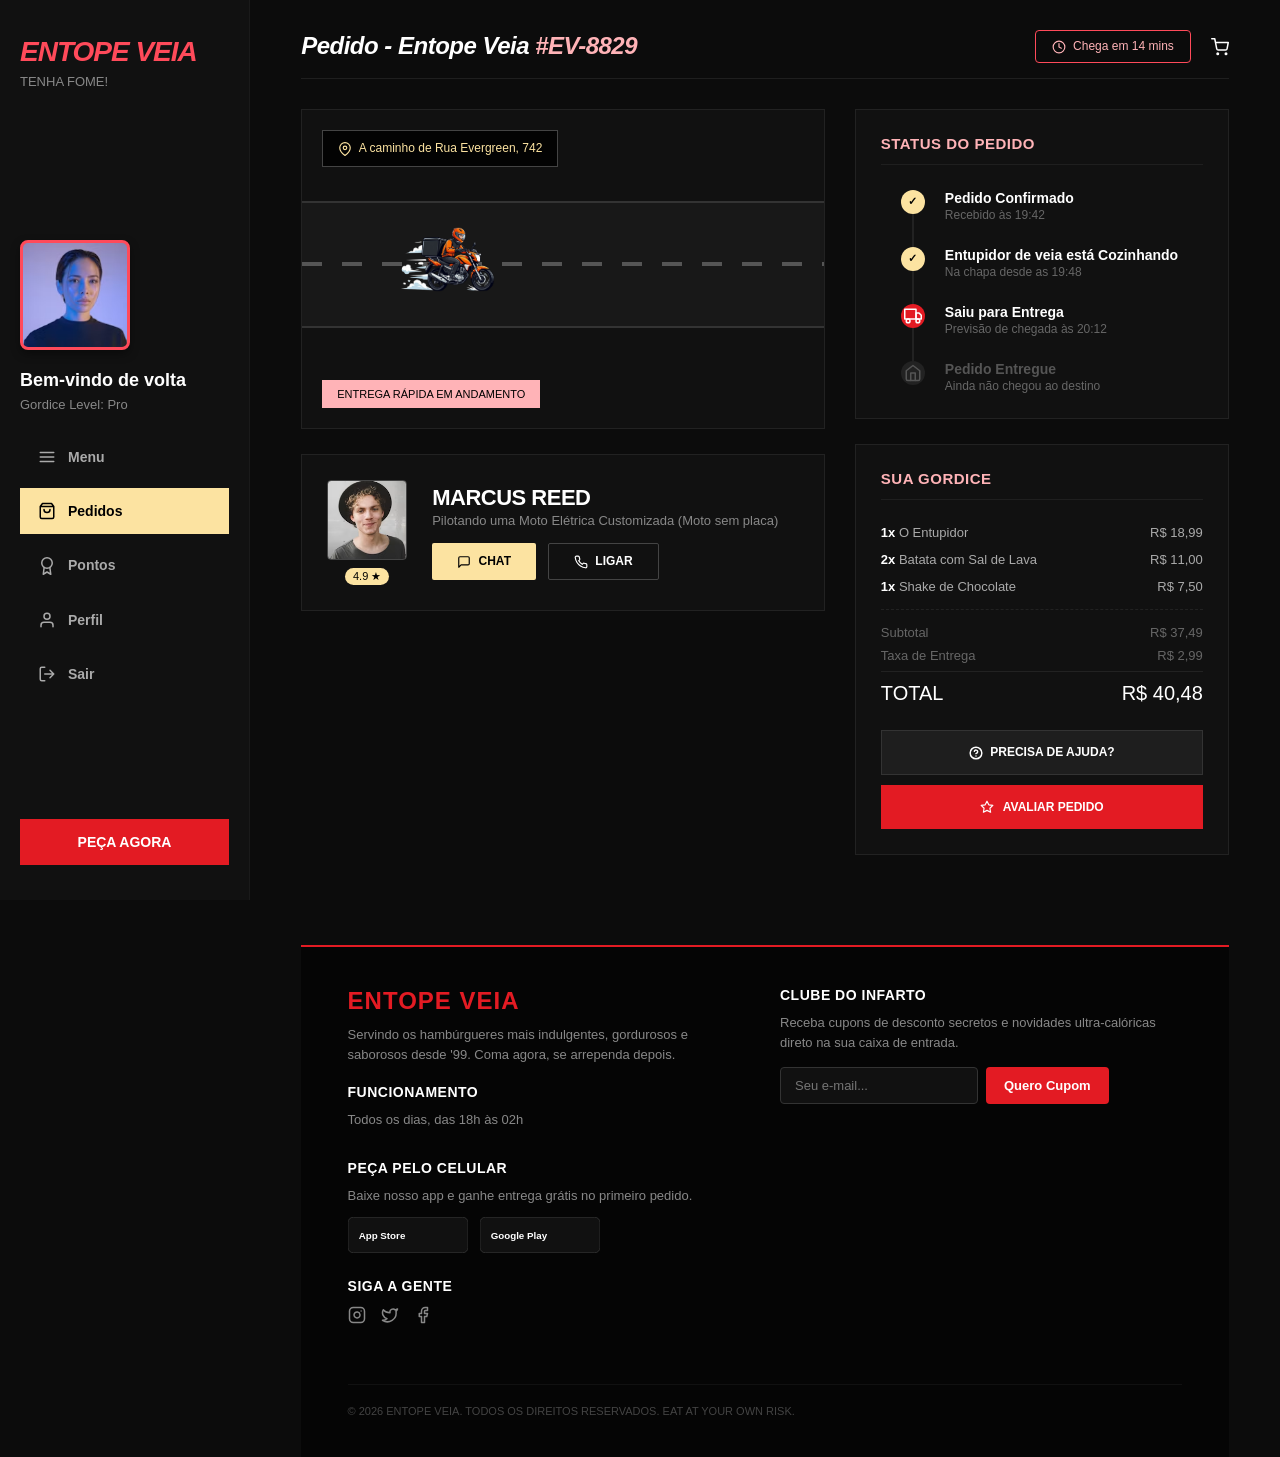
<file: status.html>
<!DOCTYPE html>
<html lang="pt-BR">
<head>
    <meta charset="UTF-8">
    <meta name="viewport" content="width=device-width, initial-scale=1.0">
    <title>Entope Veia - Acompanhar Pedido</title>
    <link rel="stylesheet" href="resources/css/status.css">
</head>
<body>

    <div class="app-container">
        
        <aside class="sidebar" id="global-sidebar" data-active-page="pedidos"></aside>

        <main class="main-content">
            
            <header class="content-header">
                <div class="track-header-left">
                    <h1 class="page-title">Pedido - Entope Veia <span class="order-id">#EV-8829</span></h1>
                </div>
                <div class="header-right">
                    <div class="eta-badge"><svg width="14" height="14" viewBox="0 0 24 24" fill="none" stroke="currentColor" stroke-width="2" stroke-linecap="round" stroke-linejoin="round" style="vertical-align: middle; display: inline-block; margin-right: 4px;"><circle cx="12" cy="12" r="10"/><polyline points="12 6 12 12 16 14"/></svg> Chega em 14 mins</div>
                    <a href="pagamento.html" class="cart-icon"><svg width="18" height="18" viewBox="0 0 24 24" fill="none" stroke="currentColor" stroke-width="2" stroke-linecap="round" stroke-linejoin="round" style="vertical-align: middle;"><circle cx="9" cy="21" r="1"/><circle cx="20" cy="21" r="1"/><path d="M1 1h4l2.68 13.39a2 2 0 0 0 2 1.61h9.72a2 2 0 0 0 2-1.61L23 6H6"/></svg></a>
                </div>
            </header>

            <div class="track-grid">
                
                <div class="track-left-col">
                    
                    <div class="map-animation-container">
                        <div class="route-badge"><svg width="14" height="14" viewBox="0 0 24 24" fill="none" stroke="currentColor" stroke-width="2" stroke-linecap="round" stroke-linejoin="round" style="vertical-align: middle; display: inline-block; margin-right: 4px;"><path d="M21 10c0 7-9 13-9 13s-9-6-9-13a9 9 0 0 1 18 0z"/><circle cx="12" cy="10" r="3"/></svg> A caminho de Rua Evergreen, 742</div>
                        
                        <div class="road-scene">
                            <div class="road-lines"></div>
                            <div class="delivery-bike-animation">
                                <img src="resources/img/motoboy.png" alt="Entregador a caminho" class="motoboy">
                            </div>
                        </div>

                        <div class="status-pill">ENTREGA RÁPIDA EM ANDAMENTO</div>
                    </div>

                    <div class="courier-card">
                        <div class="courier-avatar-box">
                            <div class="entregador-foto" style="background-image: url('vendors/img/Marcus_Reed-pic.jpeg');"></div>
                            <span class="rating-badge">4.9 ★</span>
                        </div>
                        <div class="courier-info">
                            <h3>MARCUS REED</h3>
                            <p> Pilotando uma Moto Elétrica Customizada (Moto sem placa)</p>
                            <div class="courier-actions">
                                <button class="btn-chat"><svg width="14" height="14" viewBox="0 0 24 24" fill="none" stroke="currentColor" stroke-width="2" stroke-linecap="round" stroke-linejoin="round" style="vertical-align: middle; display: inline-block; margin-right: 4px;"><path d="M21 15a2 2 0 0 1-2 2H7l-4 4V5a2 2 0 0 1 2-2h14a2 2 0 0 1 2 2z"/></svg> CHAT</button>
                                <button class="btn-call"><svg width="14" height="14" viewBox="0 0 24 24" fill="none" stroke="currentColor" stroke-width="2" stroke-linecap="round" stroke-linejoin="round" style="vertical-align: middle; display: inline-block; margin-right: 4px;"><path d="M22 16.92v3a2 2 0 0 1-2.18 2 19.79 19.79 0 0 1-8.63-3.07 19.5 19.5 0 0 1-6-6 19.79 19.79 0 0 1-3.07-8.67A2 2 0 0 1 4.11 2h3a2 2 0 0 1 2 1.72 12.84 12.84 0 0 0 .7 2.81 2 2 0 0 1-.45 2.11L8.09 9.91a16 16 0 0 0 6 6l1.27-1.27a2 2 0 0 1 2.11-.45 12.84 12.84 0 0 0 2.81.7A2 2 0 0 1 22 16.92z"/></svg> LIGAR</button>
                            </div>
                        </div>
                    </div>

                </div>

                <div class="track-right-col">
                    
                    <section class="track-card order-status-timeline">
                        <h3 class="card-title">STATUS DO PEDIDO</h3>
                        
                        <div class="timeline">
                            <div class="timeline-item done">
                                <div class="timeline-icon">✓</div>
                                <div class="timeline-text">
                                    <h4>Pedido Confirmado</h4>
                                    <p>Recebido às 19:42</p>
                                </div>
                            </div>

                            <div class="timeline-item done">
                                <div class="timeline-icon">✓</div>
                                <div class="timeline-text">
                                    <h4>Entupidor de veia está Cozinhando</h4>
                                    <p>Na chapa desde as 19:48</p>
                                </div>
                            </div>

                            <div class="timeline-item active">
                                <div class="timeline-icon-active"><svg width="18" height="18" viewBox="0 0 24 24" fill="none" stroke="currentColor" stroke-width="2" stroke-linecap="round" stroke-linejoin="round" style="vertical-align: middle;"><rect x="1" y="3" width="15" height="13"/><polygon points="16 8 20 8 23 11 23 16 16 16 16 8"/><circle cx="5.5" cy="18.5" r="2.5"/><circle cx="18.5" cy="18.5" r="2.5"/></svg></div>
                                <div class="timeline-text">
                                    <h4>Saiu para Entrega</h4>
                                    <p>Previsão de chegada às 20:12</p>
                                </div>
                            </div>

                            <div class="timeline-item pending">
                                <div class="timeline-icon-pending"><svg width="18" height="18" viewBox="0 0 24 24" fill="none" stroke="currentColor" stroke-width="2" stroke-linecap="round" stroke-linejoin="round" style="vertical-align: middle;"><path d="M3 9l9-7 9 7v11a2 2 0 0 1-2 2H5a2 2 0 0 1-2-2z"/><polyline points="9 22 9 12 15 12 15 22"/></svg></div>
                                <div class="timeline-text">
                                    <h4>Pedido Entregue</h4>
                                    <p>Ainda não chegou ao destino</p>
                                </div>
                            </div>
                        </div>
                    </section>

                    <section class="track-card indulgence-summary">
                        <h3 class="card-title">SUA GORDICE</h3>
                        
                        <div class="item-summary-list">
                            <div class="summary-item">
                                <span><strong>1x</strong> O Entupidor</span>
                                <span>R$ 18,99</span>
                            </div>
                            <div class="summary-item">
                                <span><strong>2x</strong> Batata com Sal de Lava</span>
                                <span>R$ 11,00</span>
                            </div>
                            <div class="summary-item">
                                <span><strong>1x</strong> Shake de Chocolate</span>
                                <span>R$ 7,50</span>
                            </div>
                        </div>

                        <div class="receipt-totals">
                            <div class="receipt-row"><span>Subtotal</span> <span>R$ 37,49</span></div>
                            <div class="receipt-row"><span>Taxa de Entrega</span> <span>R$ 2,99</span></div>
                            <div class="receipt-row total-row"><span>TOTAL</span> <span>R$ 40,48</span></div>
                        </div>

                        <button class="btn-need-help"><svg width="14" height="14" viewBox="0 0 24 24" fill="none" stroke="currentColor" stroke-width="2.5" stroke-linecap="round" stroke-linejoin="round" style="vertical-align: middle; display: inline-block; margin-right: 4px;"><circle cx="12" cy="12" r="10"/><path d="M9.09 9a3 3 0 0 1 5.83 1c0 2-3 3-3 3"/><line x1="12" y1="17" x2="12.01" y2="17"/></svg> PRECISA DE AJUDA?</button>
                        <button class="btn-evaluate" onclick="window.location.href='avaliacao.html'"><svg width="14" height="14" viewBox="0 0 24 24" fill="none" stroke="currentColor" stroke-width="2" stroke-linecap="round" stroke-linejoin="round" style="vertical-align: middle; display: inline-block; margin-right: 6px;"><polygon points="12 2 15.09 8.26 22 9.27 17 14.14 18.18 21.02 12 17.77 5.82 21.02 7 14.14 2 9.27 8.91 8.26 12 2"/></svg> AVALIAR PEDIDO</button>
                    </section>

                </div>

            </div>

            <footer id="global-status-footer" class="app-footer"></footer>

        </main>

    </div>
    <script src="resources/js/components.js"></script>
</body>
</html>
</file>
<file: resources/css/menu.css>
/* --- Configurações Globais --- */
* {
    margin: 0;
    padding: 0;
    box-sizing: border-box;
    font-family: 'Arial Black', 'Impact', sans-serif;
}

body {
    background-color: #0c0c0c;
    color: #ffffff;
}

a {
    color: inherit;
    text-decoration: none;
}

/* --- Cabeçalho (Navbar) --- */
header {
    display: flex;
    justify-content: space-between;
    align-items: center;
    padding: 15px 5%;
    background-color: #0c0c0c;
    border-bottom: 1px solid #222;
}

.logo {
    font-size: 28px;
    font-style: italic;
    color: #ff4a5a;
    text-transform: uppercase;
    letter-spacing: -1px;
}

nav ul {
    display: flex;
    list-style: none;
    gap: 30px;
    font-family: 'Arial', sans-serif;
    font-weight: bold;
    font-size: 14px;
}

nav ul li a:hover {
    color: #fce09b;
}

.nav-right {
    display: flex;
    align-items: center;
    gap: 20px;
}

.search-bar {
    background: #1a1a1a;
    border: 1px solid #333;
    padding: 8px 15px;
    border-radius: 4px;
    color: #fff;
    font-family: 'Arial', sans-serif;
    font-size: 12px;
}

.cart-icon {
    color: #fff;
    cursor: pointer;
    display: inline-flex;
    align-items: center;
    transition: color 0.2s;
}

.cart-icon:hover {
    color: #fce09b;
}

/* --- Banner Principal (Hero) --- */
.hero-banner {
    position: relative;
    margin: 20px 5%;
    height: 350px;
    background: linear-gradient(rgba(0,0,0,0.1), rgba(0,0,0,0.7)), url('https://images.unsplash.com/photo-1568901346375-23c9450c58cd?auto=format&fit=crop&w=1200&q=80') center/cover;
    border: 2px solid #333;
    display: flex;
    flex-direction: column;
    justify-content: flex-end;
    padding: 40px;
}

.badge-steal {
    background-color: #fce09b;
    color: #000;
    padding: 5px 10px;
    font-size: 12px;
    width: fit-content;
    margin-bottom: 10px;
    text-transform: uppercase;
}

.hero-title {
    font-size: 42px;
    text-transform: uppercase;
    margin-bottom: 5px;
}

.hero-title span {
    color: #ff4a5a;
}

.hero-subtitle {
    font-family: 'Arial', sans-serif;
    color: #fce09b;
    font-size: 16px;
    margin-bottom: 20px;
}

.btn-add-hero {
    background-color: #e31b23;
    color: white;
    border: none;
    padding: 12px 25px;
    font-size: 16px;
    font-weight: bold;
    cursor: pointer;
    width: fit-content;
    transition: 0.2s;
}

.btn-add-hero:hover {
    background-color: #b31218;
}

/* --- Conteúdo Principal (Grid) --- */
.main-container {
    display: flex;
    margin: 40px 5%;
    gap: 40px;
}

/* Sidebar Lateral */
.sidebar {
    width: 20%;
}

.sidebar h3 {
    color: #ff4a5a;
    font-size: 14px;
    text-transform: uppercase;
    margin-bottom: 15px;
    letter-spacing: 1px;
}

.sidebar ul {
    list-style: none;
}

.sidebar ul li {
    padding: 15px 20px;
    margin-bottom: 8px;
    background-color: #111;
    font-size: 12px;
    text-transform: uppercase;
    cursor: pointer;
    border-left: 4px solid transparent;
    display: flex;
    justify-content: space-between;
}

.sidebar ul li.active {
    background-color: #fce09b;
    color: #000;
    border-left: 4px solid #000;
}

/* Seção de Produtos */
.products-section {
    width: 80%;
}

.section-header {
    font-size: 32px;
    text-transform: uppercase;
    margin-bottom: 25px;
    border-bottom: 2px solid #ff4a5a;
    padding-bottom: 10px;
    display: inline-block;
}

.products-grid {
    display: grid;
    grid-template-columns: repeat(3, 1fr);
    gap: 20px;
}

/* Card do Produto */
.product-card {
    background-color: #111;
    border: 1px solid #222;
    padding: 15px;
    display: flex;
    flex-direction: column;
    position: relative;
}

.product-tag {
    position: absolute;
    top: 15px;
    right: 15px;
    background-color: #e31b23;
    color: white;
    font-size: 10px;
    padding: 3px 8px;
    text-transform: uppercase;
}

.product-tag.vegan { background-color: #2e7d32; }
.product-tag.spicy { background-color: #e65100; }

.product-image {
    width: 100%;
    height: 180px;
    background-size: cover;
    background-position: center;
    margin-bottom: 15px;
}

.product-info-row {
    display: flex;
    justify-content: space-between;
    align-items: flex-start;
    margin-bottom: 10px;
}

.product-name {
    font-size: 18px;
    text-transform: uppercase;
    max-width: 70%;
}

.product-price {
    color: #fce09b;
    font-size: 18px;
}

.product-desc {
    font-family: 'Arial', sans-serif;
    font-size: 12px;
    color: #aaa;
    line-height: 1.4;
    margin-bottom: 20px;
    flex-grow: 1;
}

.btn-add-order {
    background-color: #eee;
    color: #000;
    border: none;
    padding: 10px;
    font-size: 12px;
    font-weight: bold;
    text-transform: uppercase;
    cursor: pointer;
    width: 100%;
    transition: 0.2s;
}

.btn-add-order:hover {
    background-color: #ff4a5a;
    color: white;
}

/* --- Rodapé (Footer) --- */
footer {
    background-color: #050505;
    border-top: 2px solid #e31b23;
    padding: 40px 5%;
    margin-top: 6px;
}

.footer-content {
    display: flex;
    justify-content: space-between;
    align-items: flex-start;
    flex-wrap: wrap;
    gap: 30px;
    margin-bottom: 30px;
}

.footer-left, .footer-newsletter, .footer-right-col {
    flex: 1 1 250px;
}

.footer-left p, .footer-newsletter p, .footer-right-col p {
    font-family: 'Arial', sans-serif;
    font-size: 13px;
    color: #888;
    margin-top: 10px;
    line-height: 1.5;
}

.footer-hours {
    margin-top: 20px;
}

.footer-hours h4, .footer-newsletter h4, .footer-right-col h4 {
    font-size: 14px;
    color: #fff;
    text-transform: uppercase;
    margin-bottom: 10px;
    letter-spacing: 0.5px;
}

.newsletter-form {
    display: flex;
    gap: 8px;
    margin-top: 15px;
    width: 100%;
    max-width: 320px;
}

.newsletter-form input {
    background-color: #111;
    border: 1px solid #333;
    color: #fff;
    padding: 10px 14px;
    border-radius: 4px;
    font-size: 13px;
    flex-grow: 1;
    outline: none;
    transition: border-color 0.2s;
}

.newsletter-form input:focus {
    border-color: #e31b23;
}

.newsletter-form button {
    background-color: #e31b23;
    color: #fff;
    border: none;
    padding: 10px 18px;
    border-radius: 4px;
    font-size: 13px;
    font-weight: bold;
    cursor: pointer;
    white-space: nowrap;
    transition: background-color 0.2s;
}

.newsletter-form button:hover {
    background-color: #ff4a5a;
}

.app-badges-row {
    display: flex;
    gap: 12px;
    margin-top: 12px;
    flex-wrap: wrap;
}

.app-badge {
    transition: transform 0.2s;
}

.app-badge:hover {
    transform: scale(1.05);
}

.footer-socials {
    margin-top: 25px;
}

.social-icons-row {
    display: flex;
    gap: 15px;
    margin-top: 12px;
}

.social-icon {
    color: #888;
    transition: color 0.2s, transform 0.2s;
}

.social-icon:hover {
    color: #fff;
    transform: translateY(-2px);
}

@media (max-width: 768px) {
    .footer-content {
        flex-direction: column;
        align-items: center;
        text-align: center;
    }
    .newsletter-form {
        margin: 15px auto 0 auto;
    }
    .app-badges-row, .social-icons-row {
        justify-content: center;
    }
}

.copyright {
    font-family: 'Arial', sans-serif;
    font-size: 11px;
    color: #444;
    border-top: 1px solid #111;
    padding-top: 20px;
}

/* Responsividade básica */
@media (max-width: 900px) {
    .main-container { flex-direction: column; }
    .sidebar { width: 100%; }
    .products-section { width: 100%; }
    .products-grid { grid-template-columns: repeat(2, 1fr); }
}
@media (max-width: 850px) {
    header { flex-direction: column; gap: 12px; text-align: center; }
    nav ul { gap: 15px; }
}
@media (max-width: 600px) {
    .products-grid { grid-template-columns: 1fr; }
    .hero-title { font-size: 28px; }
}

/* Ocultar a barra de navegação global em desktops na página inicial */
@media (min-width: 769px) {
    #global-sidebar {
        display: none !important;
    }
}
</file>
<file: resources/css/avaliacao.css>
/* ==========================================================================
   ARQUIVO: resources/css/avaliacao.css
   DESCRIÇÃO: Estilos para a página de avaliação de pedidos.
   
   ÍNDICE:
   1. CONFIGURAÇÕES GLOBAIS E RESET
   2. ESTRUTURA PRINCIPAL (Layout)
   3. SIDEBAR (Menu Lateral)
   4. CONTEÚDO PRINCIPAL E TÍTULO
   5. PAINEL DE AVALIAÇÃO (Grid Principal)
   6. CARDS (Produto e Upload)
   7. SISTEMA DE AVALIAÇÃO (Ícones, Banco de Ícones e Animações)
   8. CAIXA DE COMENTÁRIOS E BOTÕES
   9. RODAPÉ
   10. RESPONSIVIDADE (Media Queries)
   ========================================================================== */


/* ==========================================================================
   1. CONFIGURAÇÕES GLOBAIS E RESET
   ========================================================================== */
* {
    margin: 0;
    padding: 0;
    box-sizing: border-box;
    font-family: 'Arial Black', 'Impact', sans-serif;
}

body {
    background-color: #0c0c0c;
    color: #ffffff;
    overflow-x: hidden;
}

a {
    color: inherit;
    text-decoration: none;
}


/* ==========================================================================
   2. ESTRUTURA PRINCIPAL (Layout)
   ========================================================================== */
.app-container {
    display: flex;
    min-height: 100vh;
}


/* ==========================================================================
   3. SIDEBAR (Menu Lateral)
   ========================================================================== */
.sidebar {
    width: 260px;
    background-color: #0c0c0c;
    border-right: 1px solid #1a1a1a;
    padding: 40px 25px;
    display: flex;
    flex-direction: column;
    justify-content: space-between;
    position: fixed;
    height: 100vh;
}

.brand-section { margin-bottom: 40px; }
.logo-title { color: #ff2a3a; font-size: 32px; line-height: 0.95; font-style: italic; letter-spacing: -1px; }
.user-level { font-family: 'Arial', sans-serif; font-size: 13px; color: #a0a0a0; margin-top: 8px; font-weight: bold; }

.sidebar-menu ul { list-style: none; display: flex; flex-direction: column; gap: 10px; }
.sidebar-menu ul li a { display: flex; align-items: center; gap: 15px; padding: 12px 15px; font-family: 'Arial', sans-serif; font-size: 15px; font-weight: bold; color: #a0a0a0; border-radius: 4px; transition: 0.2s; }
.sidebar-menu ul li a span { font-size: 16px; }

/* Estados do Menu */
.sidebar-menu ul li.active a { background-color: #fce3a1; color: #000; }
.sidebar-menu ul li a:hover:not(.active a) { color: #fff; background-color: #111; }

.sidebar-footer { display: flex; flex-direction: column; gap: 20px; }

.btn-order-now { background-color: #e31b23; color: #fff; border: none; padding: 14px; font-size: 14px; font-weight: bold; cursor: pointer; transition: 0.2s; }
.btn-order-now:hover { background-color: #b31218; }

.logout-link { font-family: 'Arial', sans-serif; font-size: 14px; color: #a0a0a0; font-weight: bold; display: flex; align-items: center; gap: 10px; }


/* ==========================================================================
   4. CONTEÚDO PRINCIPAL E TÍTULO
   ========================================================================== */
.main-content {
    margin-left: 260px; /* Compensa a sidebar fixa */
    flex-grow: 1;
    padding: 50px 5% 20px 5%;
    display: flex;
    flex-direction: column;
}

.page-title {
    font-size: 44px;
    font-style: italic;
    letter-spacing: -1px;
    margin-bottom: 30px;
    border-bottom: 3px solid #fce3a1;
    padding-bottom: 10px;
    width: fit-content;
}


/* ==========================================================================
   5. PAINEL DE AVALIAÇÃO (Grid Principal)
   ========================================================================== */
.dashboard-grid {
    display: flex;
    gap: 30px;
    margin-bottom: 60px;
}

.review-form-column { flex: 2; display: flex; flex-direction: column; gap: 25px; }

/* COLUNA DA DIREITA ATUALIZADA */
.action-column { 
    /* A MÁGICA DE TRAVAR: 
       0 = Não deixe crescer 
       0 = Não deixe encolher 
       350px = Largura fixa exata */
    flex: 0 0 350px; 
    width: 350px; /* Reforço de segurança para navegadores antigos */
    
    display: flex; 
    flex-direction: column; 
    gap: 20px; 
}

/* ==========================================================================
   6. CARDS (Produto e Upload)
   Base visual para os blocos de informação.
   ========================================================================== */
.product-summary-card, 
.rating-questions-card, 
.photo-upload-card {
    background-color: #111111;
    border: 1px solid #1e1e1e;
    padding: 25px;
}

/* Card: Resumo do Produto */
.product-summary-card { display: flex; gap: 20px; align-items: center; }
.product-thumb { width: 100px; height: 100px; background-size: cover; background-position: center; border: 1px solid #222; }
.order-number { background-color: #222; font-family: 'Arial', sans-serif; font-size: 11px; font-weight: bold; padding: 3px 8px; color: #fce3a1; letter-spacing: 1px; }
.product-details h3 { font-size: 20px; margin: 8px 0 4px 0; }
.order-items { font-family: 'Arial', sans-serif; font-size: 13px; color: #ff2a3a; }

/* Card: Upload de Foto */
.photo-upload-card { display: flex; flex-direction: column; align-items: center; text-align: center; }
.upload-title { font-size: 12px; letter-spacing: 1px; margin-bottom: 15px; }

/* Caixa que segura a imagem */
.uploaded-preview-box { 
    width: 100%; 
    border: 2px dashed #333; 
    padding: 10px; 
    margin-bottom: 15px; 
    /* ATENÇÃO: Removemos o overflow: hidden para a imagem poder sair da caixa e crescer na tela */
}

/* Estilo da tag <img> otimizada para SEO e preparada para o Efeito Lightbox */
.preview-img { 
    width: 100%; 
    height: 180px; 
    object-fit: cover; 
    object-position: center; 
    border-radius: 4px;
    cursor: zoom-in; /* Muda o cursor para uma lupa de "+" */
    
    position: relative; /* Necessário para controlar as camadas (z-index) */
    z-index: 1; /* Mantém a imagem na camada normal inicialmente */
    
    /* Deixa a animação de crescimento bem fluida e suave */
    transition: transform 0.4s cubic-bezier(0.25, 1, 0.5, 1), box-shadow 0.4s ease, z-index 0s; 
}

/* O EFEITO MÁGICO: Ao clicar e segurar (Active) */
.preview-img:active {
    transform: scale(2.5); /* Aumenta a imagem em 250% */
    z-index: 9999; /* Joga a foto para a frente de absolutamente tudo no site */
    
    /* O truque do box-shadow: cria uma "sombra" gigante preta com 80% de opacidade que cobre a tela toda */
    box-shadow: 0 0 0 100vmax rgba(0, 0, 0, 0.8), 0 20px 40px rgba(0, 0, 0, 0.6); 
}

.btn-change-photo { background-color: #fce3a1; color: #000; border: none; padding: 10px 20px; font-size: 12px; font-weight: bold; cursor: pointer; width: 100%; }

/* ==========================================================================
   8. CAIXA DE COMENTÁRIOS E BOTÕES
   ========================================================================== */
.comment-group { display: flex; flex-direction: column; }
.comment-group label { font-size: 12px; letter-spacing: 1px; }

textarea {
    background-color: #0c0c0c;
    border: 1px solid #222;
    padding: 15px;
    color: #fff;
    font-family: 'Arial', sans-serif;
    font-size: 14px;
    min-height: 120px;
    resize: vertical;
}
textarea:focus { outline: 1px solid #fce3a1; }

.helper-text { font-family: 'Arial', sans-serif; font-style: italic; font-size: 13px; color: #a0a0a0; font-weight: bold; }

.btn-submit-review {
    background-color: #e31b23;
    color: #fff;
    border: none;
    padding: 20px;
    font-size: 20px;
    font-weight: bold;
    cursor: pointer;
    box-shadow: 0 4px 15px rgba(227, 27, 35, 0.2);
    transition: 0.2s;
}
.btn-submit-review:hover { background-color: #b31218; transform: translateY(-2px); }


/* ==========================================================================
   9. RODAPÉ
   ========================================================================== */
footer {
    margin-top: auto;
    border-top: 1px solid #1a1a1a;
    padding-top: 30px;
    display: flex;
    justify-content: space-between;
    align-items: center;
}

footer .footer-left h3 { font-size: 14px; color: #fff; margin-bottom: 5px; }
footer .footer-left p { font-family: 'Arial', sans-serif; font-size: 11px; color: #555; }
footer .footer-right { display: flex; gap: 20px; }
footer .footer-right a { font-family: 'Arial', sans-serif; font-size: 11px; color: #888; font-weight: bold; }
footer .footer-right a:hover { color: #fff; }

/* ==========================================================================
   10. RESPONSIVIDADE (Media Queries)
   ========================================================================== */
@media (max-width: 960px) {
    .dashboard-grid { flex-direction: column; }
    
    /* Destrava a coluna de ações para ela preencher a tela inteira quando for para baixo */
    .action-column {
        flex: auto;
        width: 100%;
    }
}

/* ==========================================================================
   ANIMAÇÃO DE SIMULAÇÃO DE CLIQUE NAS NOTAS
   ========================================================================== */

.rating-icons .icon {
    font-size: 28px;
    color: #ff6600; /* Cor quente base */
    filter: grayscale(100%) opacity(40%); 
    cursor: pointer;
    transition: all 0.2s ease;
}

/* Efeito ao passar o mouse */
.rating-icons .icon:hover {
    transform: scale(1.2);
}

/* Classe ativada via JavaScript quando selecionado ou anterior ao selecionado */
.rating-icons .icon.active {
    filter: grayscale(0%) opacity(100%);
    transform: scale(1); /* Reseta o pulo do hover */
</file>
<file: resources/css/login.css>
/* --- Configurações Globais --- */
* {
    margin: 0;
    padding: 0;
    box-sizing: border-box;
    font-family: 'Arial Black', 'Impact', sans-serif;
}

body {
    background-color: #0c0c0c;
    color: #ffffff;
    min-height: 100vh;
    display: flex;
    flex-direction: column;
}

/* Estrutura Dividida (Split Screen) */
.split-screen {
    display: flex;
    flex: 1;
}

/* --- LADO ESQUERDO (Imagem + Identidade) --- */
.left-side {
    flex: 1.2;
    background: linear-gradient(to right, rgba(12, 12, 12, 0.2) 40%, rgba(12, 12, 12, 0.95)), 
                url('/resources/img/o_entupidor.jpeg') center/cover;
    display: flex;
    align-items: flex-end;
    padding: 60px 8%;
}

.hero-text-container {
    max-width: 500px;
    margin-bottom: 40px;
}

.brand-logo {
    font-size: 54px;
    letter-spacing: -2px;
    line-height: 1;
    background: linear-gradient(135deg, #fff 70%, #fce3a1);
    /* Mantém o Webkit para compatibilidade com Chrome/Safari */
    -webkit-background-clip: text;        
    -webkit-text-fill-color: transparent; 
    background-clip: text;
    color: transparent;
}

.brand-slogan {
    font-size: 32px;
    font-style: italic;
    margin: 15px 0 5px 0;
    letter-spacing: -1px;
}

.brand-warning {
    color: #ff2a3a;
    font-size: 20px;
    font-style: italic;
    margin-bottom: 25px;
}

/* Badges decorativas */
.badge-row {
    display: flex;
    gap: 10px;
}

.badge {
    padding: 6px 15px;
    font-size: 11px;
    letter-spacing: 1px;
    font-weight: bold;
}

.badge-yellow {
    background-color: #fce3a1;
    color: #000;
}

.badge-red {
    background-color: #e31b23;
    color: #fff;
}

/* --- LADO DIREITO (Autenticação) --- */
.right-side {
    flex: 0.8;
    background-color: #0c0c0c;
    display: flex;
    align-items: center;
    justify-content: center;
    padding: 40px;
}

.auth-box {
    width: 100%;
    max-width: 420px;
}

/* Linha de Abas Alternáveis */
.auth-tabs {
    display: flex;
    border-bottom: 2px solid #222;
    margin-bottom: 35px;
}

.tab-btn {
    flex: 1;
    background: none;
    border: none;
    color: #666;
    font-size: 16px;
    font-weight: bold;
    padding-bottom: 12px;
    cursor: pointer;
    transition: 0.2s;
    text-align: center;
}

.tab-btn.active {
    color: #fce3a1;
    border-bottom: 3px solid #fce3a1;
    margin-bottom: -2px;
}

/* Inputs e Formulários */
.input-group {
    display: flex;
    flex-direction: column;
    margin-bottom: 20px;
}

.input-group label {
    font-family: 'Arial', sans-serif;
    font-size: 13px;
    font-weight: bold;
    color: #a0a0a0;
    margin-bottom: 8px;
}

.input-group input {
    background-color: #1a1a1a;
    border: 1px solid #2a2a2a;
    padding: 16px;
    color: #fff;
    font-family: 'Arial', sans-serif;
    font-size: 14px;
    border-radius: 4px;
}

.input-group input:focus {
    outline: 1px solid #fce3a1;
    background-color: #222;
}

/* Utilitários ocultos */
.hidden {
    display: none !important;
}

/* Opções de Remember/Forgot */
.form-options {
    display: flex;
    justify-content: space-between;
    align-items: center;
    font-family: 'Arial', sans-serif;
    font-size: 12px;
    font-weight: bold;
    margin-bottom: 25px;
}

.remember-me {
    display: flex;
    align-items: center;
    gap: 8px;
    color: #a0a0a0;
    cursor: pointer;
}

.forgot-password {
    color: #fce3a1;
}

/* Botão de Envio */
.btn-primary {
    width: 100%;
    background-color: #e31b23;
    color: #fff;
    border: none;
    padding: 18px;
    font-size: 15px;
    font-weight: bold;
    cursor: pointer;
    border-radius: 4px;
    transition: 0.2s;
}

.btn-primary:hover {
    background-color: #b31218;
}

/* Divisor Visual */
.social-divider {
    text-align: center;
    margin: 30px 0 20px 0;
    position: relative;
}

.social-divider::before {
    content: "";
    position: absolute;
    left: 0;
    top: 50%;
    width: 100%;
    height: 1px;
    background-color: #222;
    z-index: 1;
}

.social-divider span {
    background-color: #0c0c0c;
    padding: 0 15px;
    font-size: 10px;
    color: #555;
    letter-spacing: 1px;
    position: relative;
    z-index: 2;
}

/* Botões Sociais */
.social-buttons {
    display: flex;
    gap: 15px;
    margin-bottom: 30px;
}

.btn-social {
    flex: 1;
    background-color: #222;
    border: 1px solid #2a2a2a;
    color: #fff;
    padding: 14px;
    font-size: 13px;
    font-weight: bold;
    cursor: pointer;
    display: flex;
    align-items: center;
    justify-content: center;
    gap: 10px;
    border-radius: 4px;
    font-family: 'Arial', sans-serif;
}

.btn-social img {
    width: 16px;
    height: 16px;
}

.btn-social:hover {
    background-color: #2a2a2a;
}

/* Aviso Legal */
.legal-disclaimer {
    font-family: 'Arial', sans-serif;
    font-size: 11px;
    color: #555;
    text-align: center;
    line-height: 1.4;
}

.legal-disclaimer a {
    color: #fce3a1;
    text-decoration: underline;
}

/* --- RODAPÉ FIXO --- */
.login-footer {
    background-color: #050505;
    border-top: 1px solid #111;
    padding: 25px 5%;
    display: flex;
    justify-content: space-between;
    align-items: center;
}

.footer-brand {
    font-size: 14px;
    color: #ff2a3a;
}

.footer-links {
    display: flex;
    gap: 20px;
}

.footer-links a {
    font-family: 'Arial', sans-serif;
    font-size: 11px;
    color: #666;
    font-weight: bold;
}

.footer-links a:hover {
    color: #fff;
}

.footer-copy {
    font-family: 'Arial', sans-serif;
    font-size: 11px;
    color: #444;
}

/* --- ADAPTAÇÃO MOBILE --- */
@media (max-width: 850px) {
    .split-screen { flex-direction: column; }
    .left-side { padding: 80px 40px 40px 40px; }
    .right-side { padding: 40px 20px; }
    .login-footer { flex-direction: column; gap: 15px; text-align: center; }
}
</file>
<file: resources/css/pagamento.css>
/* --- Configurações Globais --- */
* {
    margin: 0;
    padding: 0;
    box-sizing: border-box;
    font-family: 'Arial Black', 'Impact', sans-serif;
}

body {
    background-color: #0c0c0c;
    color: #ffffff;
}

a {
    color: inherit;
    text-decoration: none;
}

.app-container {
    display: flex;
}

/* --- SIDEBAR LATERAL --- */
.sidebar {
    width: 250px;
    background-color: #111111;
    border-right: 1px solid #1a1a1a;
    padding: 35px 25px;
    display: flex;
    flex-direction: column;
    position: fixed;
    height: 100vh;
    z-index: 10;
}

.logo-title {
    color: #ff4a5a;
    font-size: 28px;
    font-style: italic;
    letter-spacing: -1px;
    margin-bottom: 40px;
}

.welcome-box {
    margin-bottom: 30px;
}

.welcome-box h3 {
    font-size: 18px;
    color: #ffb3b7;
}

.welcome-box p {
    font-family: 'Arial', sans-serif;
    font-size: 13px;
    color: #777;
    margin-top: 4px;
}

.sidebar-menu ul {
    list-style: none;
    display: flex;
    flex-direction: column;
    gap: 8px;
    flex-grow: 1;
}

.sidebar-menu ul li a {
    display: flex;
    align-items: center;
    gap: 12px;
    padding: 14px 18px;
    font-family: 'Arial', sans-serif;
    font-size: 14px;
    font-weight: bold;
    color: #aaa;
}

.sidebar-menu ul li.active a {
    background-color: #fce3a1;
    color: #000;
}

.sidebar-menu ul li a:hover:not(.active a) {
    background-color: #161616;
    color: #fff;
}

.btn-order-now {
    width: 100%;
    background-color: #e31b23;
    color: #fff;
    border: none;
    padding: 15px;
    font-size: 14px;
    font-weight: bold;
    cursor: pointer;
}

/* --- CONTEÚDO PRINCIPAL --- */
.main-content {
    margin-left: 250px;
    flex-grow: 1;
    padding: 30px 5%;
    display: flex;
    flex-direction: column;
    min-height: 100vh;
}

.content-header {
    display: flex;
    justify-content: space-between;
    align-items: center;
    margin-bottom: 10px;
}

.cart-icon {
    font-size: 20px;
    cursor: pointer;
}

.page-title {
    font-size: 40px;
    font-style: italic;
    letter-spacing: -1px;
    margin-bottom: 30px;
}

/* Painel Grid Flexível */
.checkout-grid {
    display: flex;
    gap: 30px;
    margin-bottom: 50px;
}

.checkout-left {
    flex: 1.4;
    display: flex;
    flex-direction: column;
    gap: 25px;
}

.checkout-right {
    flex: 1;
}

/* Cards do Checkout */
.checkout-card {
    background-color: #111111;
    border: 1px solid #222222;
    padding: 25px;
}

.card-header {
    display: flex;
    justify-content: space-between;
    align-items: center;
    border-bottom: 1px solid #222;
    padding-bottom: 15px;
    margin-bottom: 20px;
}

.card-header h3 {
    font-size: 15px;
    color: #fce3a1;
    letter-spacing: 0.5px;
}

/* Itens da Lista de Pedidos */
.item-count {
    font-family: 'Arial', sans-serif;
    font-size: 13px;
    color: #888;
}

.item-list {
    display: flex;
    flex-direction: column;
    gap: 20px;
}

.cart-item {
    display: flex;
    align-items: center;
    gap: 15px;
}

.item-thumb {
    width: 60px;
    height: 60px;
    background-size: cover;
    background-position: center;
    border: 1px solid #222;
}

.item-info {
    flex-grow: 1;
}

.item-info h4 {
    font-size: 14px;
    letter-spacing: 0px;
    margin-bottom: 2px;
}

.item-info p {
    font-family: 'Arial', sans-serif;
    font-size: 12px;
    color: #777;
}

.item-price {
    font-size: 14px;
    color: #ffb3b7;
}

/* Seção de Endereço */
.btn-change {
    font-family: 'Arial', sans-serif;
    font-size: 13px;
    color: #ffb3b7;
    text-decoration: underline;
}

.address-content {
    display: flex;
    gap: 15px;
    align-items: flex-start;
}

.geo-icon {
    font-size: 18px;
    color: #ff4a5a;
}

.address-details h4 {
    font-size: 14px;
    margin-bottom: 4px;
}

.address-details p {
    font-family: 'Arial', sans-serif;
    font-size: 13px;
    color: #aaa;
}

.address-details .delivery-note {
    font-style: italic;
    color: #fce3a1;
    margin-top: 6px;
    font-weight: normal;
}

/* --- MÉTODOS DE PAGAMENTO --- */
.payment-title {
    font-size: 15px;
    color: #fce3a1;
    letter-spacing: 0.5px;
    margin-bottom: 20px;
    border-bottom: 1px solid #222;
    padding-bottom: 15px;
}

.payment-options {
    display: flex;
    flex-direction: column;
    gap: 12px;
    margin-bottom: 25px;
}

.payment-option {
    display: flex;
    align-items: center;
    background-color: #161616;
    border: 1px solid #222;
    padding: 15px;
    cursor: pointer;
    position: relative;
    transition: 0.2s;
}

.payment-option input[type="radio"] {
    position: absolute;
    opacity: 0;
}

/* Elemento personalizado para simular o botão circular do design */
.custom-radio {
    width: 18px;
    height: 18px;
    border: 1px solid #555;
    border-radius: 50%;
    margin-right: 15px;
    display: inline-block;
    position: relative;
}

.payment-option input[type="radio"]:checked + .custom-radio {
    border-color: #fce3a1;
    background-color: #fce3a1;
}

/* Altera a borda do bloco inteiro caso esteja selecionado */
.payment-option:has(input[type="radio"]:checked) {
    border-color: #fce3a1;
}

.payment-icon {
    font-size: 18px;
    margin-right: 15px;
}

.payment-text h4 {
    font-size: 14px;
}

.payment-text p {
    font-family: 'Arial', sans-serif;
    font-size: 11px;
    color: #777;
    margin-top: 2px;
}

/* Seção de Totais */
.totals-section {
    border-top: 1px solid #222;
    padding-top: 20px;
    margin-bottom: 25px;
    display: flex;
    flex-direction: column;
    gap: 12px;
}

.total-row {
    display: flex;
    justify-content: space-between;
    font-family: 'Arial', sans-serif;
    font-size: 14px;
    color: #aaa;
}

.free-text {
    color: #fce3a1;
    font-weight: bold;
}

.final-total {
    font-family: 'Impact', 'Arial Black', sans-serif;
    font-size: 20px;
    color: #fff;
    border-top: 1px dashed #333;
    padding-top: 12px;
    margin-top: 4px;
}

.total-price {
    color: #ffb3b7;
}

/* Botão de Submissão */
.btn-finalize {
    width: 100%;
    background-color: #e31b23;
    color: #fff;
    border: none;
    padding: 18px;
    font-size: 18px;
    font-weight: bold;
    cursor: pointer;
    transition: 0.2s;
    letter-spacing: -0.5px;
}

.btn-finalize:hover {
    background-color: #b31218;
}

.terms-text {
    font-family: 'Arial', sans-serif;
    font-size: 11px;
    color: #555;
    text-align: center;
    margin-top: 15px;
}

/* --- RODAPÉ --- */
footer {
    margin-top: auto;
    border-top: 2px solid #e31b23;
    padding-top: 25px;
    display: flex;
    justify-content: space-between;
    align-items: flex-start;
}

.footer-brand p {
    font-family: 'Arial', sans-serif;
    font-size: 11px;
    color: #555;
}

.footer-columns {
    display: flex;
    gap: 40px;
}

.footer-col {
    display: flex;
    flex-direction: column;
    gap: 6px;
}

.footer-col h4 {
    font-size: 11px;
    color: #ffb3b7;
    margin-bottom: 4px;
}

.footer-col a {
    font-family: 'Arial', sans-serif;
    font-size: 12px;
    color: #777;
}

.footer-col a:hover {
    color: #fff;
}

/* --- RESPONSIVIDADE BRUTA --- */
@media (max-width: 1024px) {
    .checkout-grid { flex-direction: column; }
}

@media (max-width: 768px) {
    footer { flex-direction: column-reverse; gap: 20px; }
}
</file>
<file: resources/css/personalizacao.css>
/* --- Configurações Globais --- */
* {
    margin: 0;
    padding: 0;
    box-sizing: border-box;
    font-family: 'Arial Black', 'Impact', sans-serif;
}

body {
    background-color: #121212;
    color: #ffffff;
}

a {
    color: inherit;
    text-decoration: none;
}

.app-container {
    display: flex;
}

/* --- SIDEBAR LATERAL --- */
.sidebar {
    width: 250px;
    background-color: #0c0c0c;
    border-right: 1px solid #1a1a1a;
    padding: 35px 20px;
    display: flex;
    flex-direction: column;
    justify-content: space-between;
    position: fixed;
    height: 100vh;
    z-index: 10;
}

.logo-title {
    color: #ff1e27;
    font-size: 26px;
    font-style: italic;
    letter-spacing: -1px;
    line-height: 1.1;
}

.user-slogan {
    font-family: 'Arial', sans-serif;
    font-size: 13px;
    color: #666;
    margin-top: 5px;
    font-weight: bold;
}

.sidebar-menu ul {
    list-style: none;
    display: flex;
    flex-direction: column;
    gap: 8px;
    margin-top: -120px;
}

.sidebar-menu ul li a {
    display: flex;
    align-items: center;
    gap: 12px;
    padding: 14px 18px;
    font-family: 'Arial', sans-serif;
    font-size: 14px;
    font-weight: bold;
    color: #888;
}

.sidebar-menu ul li.active a {
    background-color: #fce3a1;
    color: #000;
}

.sidebar-menu ul li a:hover:not(.active a) {
    background-color: #161616;
    color: #fff;
}

.btn-order-now {
    width: 100%;
    background-color: #ff1e27;
    color: #fff;
    border: none;
    padding: 15px;
    font-size: 14px;
    font-weight: bold;
    cursor: pointer;
}

/* --- CONTEÚDO PRINCIPAL --- */
.main-content {
    margin-left: 250px;
    flex-grow: 1;
    padding: 30px 4%;
}

/* Header Superior */
.content-header {
    display: flex;
    justify-content: space-between;
    align-items: center;
    border-bottom: 1px solid #222;
    padding-bottom: 15px;
    margin-bottom: 35px;
}

.header-product-name {
    font-size: 15px;
    font-style: italic;
    color: #ff1e27;
    letter-spacing: 0.5px;
}

.header-right {
    display: flex;
    align-items: center;
    gap: 20px;
}

.search-box {
    background-color: #1a1a1a;
    border: 1px solid #333;
    padding: 8px 12px;
    display: flex;
    align-items: center;
    gap: 10px;
    width: 220px;
}

.search-box input {
    background: none;
    border: none;
    color: #fff;
    font-family: 'Arial', sans-serif;
    font-size: 12px;
    width: 100%;
}

.search-box input:focus {
    outline: none;
}

.search-icon, .cart-icon {
    font-size: 16px;
    color: #aaa;
    cursor: pointer;
}

/* --- SEÇÃO APRESENTAÇÃO DO PRODUTO --- */
.product-container {
    display: flex;
    gap: 40px;
    align-items: center;
    margin-bottom: 45px;
}

.product-image-side {
    flex: 1;
}

.main-burger-card {
    border: 1px solid #444;
    padding: 12px;
    background-color: #0c0c0c;
    position: relative;
    box-shadow: 0 10px 30px rgba(0,0,0,0.5);
}

.badge-best-seller {
    position: absolute;
    top: 25px;
    left: 25px;
    background-color: #fce3a1;
    color: #000;
    font-size: 11px;
    padding: 5px 12px;
    font-weight: bold;
}

.burger-img {
    width: 100%;
    height: 360px;
    background-size: cover;
    background-position: center;
}

.product-info-side {
    flex: 1.1;
}

.product-title {
    font-size: 44px;
    font-style: italic;
    color: #ff1e27;
    letter-spacing: -1px;
    margin-bottom: 15px;
}

.product-description {
    font-family: 'Arial', sans-serif;
    font-size: 14px;
    color: #aaa;
    line-height: 1.6;
    margin-bottom: 25px;
}

.price-calories-row {
    display: flex;
    align-items: center;
    gap: 20px;
}

.product-price {
    font-size: 36px;
    color: #fce3a1;
}

.calories-badge {
    border: 1px solid #444;
    background-color: #1a1a1a;
    padding: 6px 12px;
    font-size: 12px;
    color: #ddd;
    border-radius: 4px;
}

/* --- SEÇÃO DE OPÇÕES DE CUSTOMIZAÇÃO --- */
.customization-grid {
    display: flex;
    gap: 30px;
    margin-bottom: 50px;
}

.custom-column {
    flex: 1;
}

.custom-section-title {
    font-size: 15px;
    letter-spacing: 0.5px;
    margin-bottom: 20px;
    display: flex;
    align-items: center;
    gap: 8px;
}

.accent-bar.red { color: #ff1e27; }
.accent-bar.yellow { color: #fce3a1; }

.custom-options-list {
    display: flex;
    flex-direction: column;
    gap: 12px;
}

/* Card de Adicionais */
.addon-card {
    background-color: #161616;
    border: 1px solid #252525;
    padding: 12px 15px;
    display: flex;
    align-items: center;
    gap: 15px;
}

.addon-thumb {
    width: 45px;
    height: 45px;
    background-size: cover;
    background-position: center;
}

.addon-info {
    flex-grow: 1;
}

.addon-info h4 {
    font-size: 13px;
}

.addon-info p {
    font-family: 'Arial', sans-serif;
    font-size: 12px;
    color: #fce3a1;
    font-weight: bold;
    margin-top: 2px;
}

.btn-addon-add {
    background-color: #ff1e27;
    color: #fff;
    border: none;
    width: 32px;
    height: 32px;
    font-size: 18px;
    font-weight: bold;
    cursor: pointer;
}

/* Grid de Remoções */
.remove-options-grid {
    display: grid;
    grid-template-columns: repeat(2, 1fr);
    gap: 12px;
}

.remove-item-box {
    background-color: #161616;
    border: 1px solid #252525;
    padding: 18px 15px;
    display: flex;
    justify-content: space-between;
    align-items: center;
    font-size: 12px;
    cursor: pointer;
    position: relative;
}

.remove-item-box input {
    position: absolute;
    opacity: 0;
}

/* Estilo da caixa de checkbox oca estilo imagem */
.custom-checkbox {
    width: 18px;
    height: 18px;
    border: 1px solid #444;
}

.remove-item-box input:checked + .custom-checkbox {
    background-color: #ff1e27;
    border-color: #ff1e27;
}

/* --- FOOTER BAR DE AÇÃO PRINCIPAL --- */
.action-footer-bar {
    background-color: #1a1a1a;
    border: 1px solid #2b2b2b;
    padding: 20px;
    display: flex;
    align-items: center;
    justify-content: space-between;
    margin-bottom: 60px;
}

.quantity-selector {
    display: flex;
    align-items: center;
    border: 1px solid #444;
    background-color: #0c0c0c;
}

.quantity-selector button {
    background: none;
    border: none;
    color: #fff;
    width: 45px;
    height: 45px;
    font-size: 20px;
    cursor: pointer;
}

.quantity-selector span {
    font-size: 16px;
    width: 30px;
    text-align: center;
}

.total-order-display {
    display: flex;
    flex-direction: column;
}

.total-label {
    font-family: 'Arial', sans-serif;
    font-size: 11px;
    color: #888;
    font-weight: bold;
}

.total-price-val {
    font-size: 28px;
    color: #fce3a1;
    margin-top: 2px;
}

.btn-add-to-cart {
    background-color: #ff1e27;
    color: #fff;
    border: none;
    padding: 18px 40px;
    font-size: 16px;
    font-weight: bold;
    cursor: pointer;
    display: flex;
    align-items: center;
    gap: 12px;
    box-shadow: 0 4px 15px rgba(255, 30, 39, 0.2);
}

.btn-add-to-cart:hover {
    background-color: #cc141c;
}

/* --- FOOTER GERAL --- */
.app-footer {
    border-top: 2px solid #ff1e27;
    padding-top: 35px;
}

.footer-top {
    display: flex;
    justify-content: space-between;
    margin-bottom: 30px;
}

.footer-brand {
    max-width: 400px;
}

.footer-brand h3 {
    font-size: 24px;
    color: #ff1e27;
    font-style: italic;
    margin-bottom: 10px;
}

.footer-brand p {
    font-family: 'Arial', sans-serif;
    font-size: 12px;
    color: #666;
    line-height: 1.6;
}

.footer-links-group {
    display: flex;
    gap: 60px;
}

.link-col {
    display: flex;
    flex-direction: column;
    gap: 8px;
}

.link-col h4 {
    font-size: 11px;
    color: #fff;
    margin-bottom: 6px;
    letter-spacing: 0.5px;
}

.link-col a {
    font-family: 'Arial', sans-serif;
    font-size: 12px;
    color: #777;
}

.link-col a:hover {
    color: #fff;
}

.social-icons {
    display: flex;
    gap: 15px;
    font-size: 16px;
    cursor: pointer;
}

.footer-bottom {
    font-family: 'Arial', sans-serif;
    font-size: 11px;
    color: #444;
}

/* ==========================================================================
   MÍDIA QUERY: CRÍTICA PARA DISPOSITIVOS MÓVEIS (Telas até 768px)
   ========================================================================== */
@media (max-width: 768px) {
    
    /* --- 1. Reestruturação do Layout Geral --- */
    .app-container {
        flex-direction: column;
        min-height: 100vh;
    }

    /* --- 2. Transformação da Sidebar em Barra Inferior (Bottom Nav) --- */
    .sidebar {
        width: 100%;
        height: 65px; /* Altura fixa confortável para o polegar */
        position: fixed;
        bottom: 0;
        left: 0;
        top: auto; /* Remove a fixação do topo */
        right: 0;
        background-color: #0c0c0c;
        border-right: none;
        border-top: 1px solid #1a1a1a;
        padding: 0 10px;
        display: flex;
        flex-direction: row;
        justify-content: center;
        align-items: center;
        z-index: 9999; /* Garante que fica sempre por cima de tudo */
    }

    /* Ocultar elementos desnecessários na barra móvel inferior */
    .sidebar .brand-section,
    .sidebar .welcome-box,
    .sidebar .sidebar-footer,
    .sidebar-footer .logout-link {
        display: none !important;
    }

    /* Ajuste da lista de menu para horizontal */
    .sidebar-menu {
        width: 100%;
        margin-top: 0 !important; /* Reseta margens negativas anteriores */
    }

    .sidebar-menu ul {
        flex-direction: row;
        justify-content: space-around;
        align-items: center;
        width: 100%;
        gap: 0;
    }

    .sidebar-menu ul li {
        flex: 1;
        text-align: center;
    }

    .sidebar-menu ul li a {
        flex-direction: column; /* Ícone em cima, texto embaixo */
        gap: 4px;
        padding: 8px 0;
        font-size: 10px; /* Texto pequeno para caber tudo */
        color: #888;
        justify-content: center;
    }

    /* Se o texto do link for muito grande, oculta e deixa só o emoji no mobile */
    .sidebar-menu ul li a span {
        font-size: 20px;
    }

    .sidebar-menu ul li.active a {
        background: none; /* Remove o fundo amarelo do bloco inteiro */
        color: #fce3a1;  /* Deixa apenas o ícone/texto destacados */
    }


    /* --- 3. Ajuste do Conteúdo Principal --- */
    .main-content {
        margin-left: 0 !important; /* Libera o espaço da antiga sidebar esquerda */
        padding: 20px 16px 90px 16px !important; /* Padding inferior extra para não cobrir o conteúdo com a Bottom Nav */
    }

    /* --- 4. Forçar Layouts de Coluna Única (Grids e Flex) --- */
    .dashboard-grid,
    .checkout-grid,
    .product-container,
    .customization-grid,
    .split-screen,
    .products-grid,
    .rewards-grid {
        display: flex !important;
        flex-direction: column !important;
        gap: 20px !important;
    }

    /* Ajustar larguras para ocupar 100% da tela */
    .checkout-left,
    .checkout-right,
    .review-form-column,
    .action-column,
    .product-image-side,
    .product-info-side,
    .custom-column,
    .left-side,
    .right-side {
        width: 100% !important;
        flex: none !important;
    }

    /* --- 5. Otimizações de Componentes Específicos --- */
    
    /* Títulos grandes */
    .page-title {
        font-size: 32px !important;
        text-align: center;
        width: 100%;
    }

    /* Tela do Produto (O Entupidor) */
    .burger-img {
        height: 260px !important; /* Reduz o tamanho da imagem gigante do burger */
    }
    
    .price-calories-row {
        justify-content: space-between;
        margin-top: 10px;
    }

    .remove-options-grid {
        grid-template-columns: 1fr !important; /* Opções de remover ingredientes viram lista vertical */
    }

    /* Barra fixa de compra inferior da tela de customização */
    .action-footer-bar {
        flex-direction: column !important;
        gap: 15px;
        padding: 15px;
    }

    .quantity-selector {
        width: 100%;
        justify-content: space-between;
    }

    .btn-add-to-cart {
        width: 100%;
        justify-content: center;
        padding: 16px;
    }

    /* Tela de Login (Split Screen) */
    .left-side {
        padding: 60px 20px 30px 20px !important;
        min-height: 40vh;
        align-items: center;
        text-align: center;
        background: linear-gradient(to bottom, rgba(12,12,12,0.3), rgba(12,12,12,1)), 
                    url('https://images.unsplash.com/photo-1568901346375-23c9450c58cd?auto=format&fit=crop&w=600&q=80') center/cover !important;
    }
    
    .brand-logo { font-size: 40px !important; }
    .brand-slogan { font-size: 24px !important; }
    .badge-row { justify-content: center; }

    .right-side {
        padding: 20px 10px !important;
    }

    /* --- 6. Rodapés (Footers) --- */
    footer, .app-footer, .login-footer {
        flex-direction: column !important;
        align-items: center !important;
        text-align: center !important;
        gap: 25px !important;
        padding-bottom: 20px !important;
    }

    .footer-columns, .footer-links-group, .footer-links {
        flex-direction: column !important;
        gap: 20px !important;
    }
}

/* Ajuste fino para telas extremamente pequenas (Smartphones antigos) */
@media (max-width: 380px) {
    .sidebar-menu ul li a text {
        display: none; /* Oculta totalmente textos do menu inferior se não houver espaço */
    }
    .sidebar-menu ul li a span {
        font-size: 24px;
    }
}
</file>
<file: resources/css/pontos.css>
/* ==========================================================================
   ARQUIVO: resources/css/pontos.css
   DESCRIÇÃO: Estilos principais para a tela de dashboard de pontos/recompensas.
   
   ÍNDICE:
   1. RESET E ESTILOS GLOBAIS
   2. ESTRUTURA PRINCIPAL (Layout)
   3. SIDEBAR (Menu Lateral)
   4. CONTEÚDO PRINCIPAL E CABEÇALHO
   5. DASHBOARD (Cards e Progresso)
   6. CARDS EXTRAS (Produto e Upload)
   7. RECOMPENSAS (Grid e Cards)
   8. RESPONSIVIDADE (Media Queries)
   ========================================================================== */

/* ==========================================================================
   1. RESET E ESTILOS GLOBAIS
   ========================================================================== */
* {
    margin: 0;
    padding: 0;
    box-sizing: border-box;
    font-family: 'Arial Black', 'Impact', sans-serif;
}

body {
    background-color: #0d0d0d;
    color: #ffffff;
}

a {
    color: inherit;
    text-decoration: none;
}

/* ==========================================================================
   2. ESTRUTURA PRINCIPAL
   ========================================================================== */
.app-container {
    display: flex;
}

/* ==========================================================================
   3. SIDEBAR (Menu Lateral)
   ========================================================================== */
.sidebar {
    width: 250px;
    background-color: #111111;
    border-right: 1px solid #1a1a1a;
    padding: 35px 20px;
    display: flex;
    flex-direction: column;
    justify-content: space-between;
    position: fixed;
    height: 100vh;
}

.logo-title {
    color: #ff4a5a;
    font-size: 28px;
    font-style: italic;
    letter-spacing: -1px;
}

.user-slogan {
    font-family: 'Arial', sans-serif;
    font-size: 13px;
    color: #888;
    margin-top: 5px;
}

.sidebar-menu ul {
    list-style: none;
    display: flex;
    flex-direction: column;
    gap: 8px;
    margin-top: -100px;
}

.sidebar-menu ul li a {
    display: flex;
    align-items: center;
    gap: 12px;
    padding: 14px 18px;
    font-family: 'Arial', sans-serif;
    font-size: 14px;
    font-weight: bold;
    color: #aaa;
}

.sidebar-menu ul li.active a {
    background-color: #fce3a1;
    color: #000;
}

.sidebar-menu ul li a:hover:not(.active a) {
    background-color: #1a1a1a;
    color: #fff;
}

.btn-order-now {
    width: 100%;
    background-color: #e31b23;
    color: #fff;
    border: none;
    padding: 15px;
    font-size: 14px;
    font-weight: bold;
    cursor: pointer;
}

/* ==========================================================================
   4. CONTEÚDO PRINCIPAL E CABEÇALHO
   ========================================================================== */
.main-content {
    margin-left: 250px;
    flex-grow: 1;
    padding: 40px 4%;
}

.content-header {
    display: flex;
    justify-content: space-between;
    align-items: center;
    border-bottom: 2px solid #1a1a1a;
    padding-bottom: 15px;
    margin-bottom: 30px;
}

.page-title {
    font-size: 22px;
    font-style: italic;
    letter-spacing: 0px;
}

.header-right {
    display: flex;
    align-items: center;
    gap: 20px;
}

.pts-badge {
    background-color: #111;
    border: 1px solid #333;
    padding: 8px 16px;
    font-size: 13px;
    border-radius: 20px;
    color: #fce3a1;
}

.cart-icon {
    font-size: 20px;
    cursor: pointer;
}

/* ==========================================================================
   5. DASHBOARD (Cards e Progresso - Animado via JS)
   ========================================================================== */
.dashboard-row {
    display: flex;
    gap: 25px;
    margin-bottom: 45px;
}

.dash-card {
    background-color: #111111;
    border: 1px solid #222222;
    padding: 25px;
}

/* --- Card do Círculo de Progresso --- */
.progress-circle-card {
    flex: 1;
    display: flex;
    flex-direction: column;
    align-items: center;
    text-align: center;
}

.svg-container {
    position: relative;
    width: 180px;
    height: 180px;
    margin-bottom: 20px;
}

.svg-container svg circle {
    fill: none;
    stroke-width: 12;
    transform: rotate(-90deg);
    transform-origin: 50% 50%;
}

.svg-container svg circle.bg {
    stroke: #222;
}

.svg-container svg circle.prog {
    stroke: #fce3a1;
    stroke-linecap: round;
    stroke-dasharray: 440;
    stroke-dashoffset: 440; /* Começa vazio, preenchido pelo JS */
}

.circle-text {
    position: absolute;
    top: 50%;
    left: 50%;
    transform: translate(-50%, -50%);
    display: flex;
    flex-direction: column;
}

.pts-number { font-size: 38px; line-height: 1; }
.pts-label { font-size: 11px; color: #888; letter-spacing: 1px; }
.level-title { font-size: 18px; margin-bottom: 5px; }
.level-subtitle { font-family: 'Arial', sans-serif; font-size: 13px; color: #aaa; }
.level-subtitle span { color: #fce3a1; font-weight: bold; }

/* --- Coluna Direita (Banners e Barra de Meta) --- */
.dash-column-right {
    flex: 1.5;
    display: flex;
    flex-direction: column;
    gap: 20px;
}

.indulgence-banner {
    background-color: #e31b23;
    padding: 30px;
    display: flex;
    flex-direction: column;
    justify-content: center;
}

.indulgence-banner h2 {
    font-size: 28px;
    line-height: 1;
    font-style: italic;
    margin-bottom: 15px;
}

.banner-badge {
    background-color: #fff;
    color: #000;
    padding: 6px 12px;
    font-family: 'Arial', sans-serif;
    font-size: 13px;
    font-weight: bold;
    width: fit-content;
}

.next-goal-card {
    display: flex;
    flex-direction: column;
    justify-content: center;
}

.goal-header { font-size: 11px; letter-spacing: 1px; color: #aaa; margin-bottom: 12px; }

.progress-bar-container {
    width: 100%;
    height: 18px;
    background-color: #222;
    border: 1px solid #333;
    margin-bottom: 10px;
}

.progress-bar-fill {
    height: 100%;
    background-color: #fce3a1;
    width: 0%; /* Inicia vazia, preenchida pelo JS */
}

.goal-footer { display: flex; justify-content: space-between; font-size: 10px; color: #ff4a5a; }

/* ==========================================================================
   6. CARDS EXTRAS (Produto e Upload)
   ========================================================================== */
.product-summary-card, 
.rating-questions-card, 
.photo-upload-card {
    background-color: #111111;
    border: 1px solid #1e1e1e;
    padding: 25px;
}

.product-summary-card { display: flex; gap: 20px; align-items: center; }
.product-thumb { width: 100px; height: 100px; background-size: cover; background-position: center; border: 1px solid #222; }
.order-number { background-color: #222; font-family: 'Arial', sans-serif; font-size: 11px; font-weight: bold; padding: 3px 8px; color: #fce3a1; letter-spacing: 1px; }
.product-details h3 { font-size: 20px; margin: 8px 0 4px 0; }
.order-items { font-family: 'Arial', sans-serif; font-size: 13px; color: #ff2a3a; }

.photo-upload-card { display: flex; flex-direction: column; align-items: center; text-align: center; }
.upload-title { font-size: 12px; letter-spacing: 1px; margin-bottom: 15px; }

.uploaded-preview-box { 
    width: 100%; 
    border: 2px dashed #333; 
    padding: 10px; 
    margin-bottom: 15px; 
    min-height: 204px; 
    display: flex;
    justify-content: center;
    align-items: center;
}

.preview-img { 
    width: 100%; 
    height: 180px; 
    object-fit: cover; 
    object-position: center; 
    border-radius: 4px;
    cursor: zoom-in;
    position: relative; 
    z-index: 1; 
    transition: box-shadow 0.3s ease, z-index 0s; 
}

.preview-img:active {
    position: fixed; 
    top: 0; bottom: 0; left: 0; right: 0;
    margin: auto; 
    width: auto; 
    height: 70vh; 
    max-width: 90vw; 
    object-fit: contain; 
    z-index: 9999; 
    box-shadow: 0 0 0 100vmax rgba(0, 0, 0, 0.9); 
}

.btn-change-photo { background-color: #fce3a1; color: #000; border: none; padding: 10px 20px; font-size: 12px; font-weight: bold; cursor: pointer; width: 100%; }

/* ==========================================================================
   7. RECOMPENSAS (Grid e Cards Restaurados)
   ========================================================================== */
.section-title { font-size: 20px; margin-bottom: 25px; letter-spacing: 0px; }
.bar-accent { color: #ff4a5a; }

.rewards-grid {
    display: grid;
    grid-template-columns: repeat(4, 1fr);
    gap: 15px;
    margin-bottom: 60px;
}

.reward-card {
    background-color: #111;
    border: 1px solid #222;
    display: flex;
    flex-direction: column;
}

.reward-image {
    width: 100%;
    height: 150px;
    background-size: cover; 
    background-position: center; 
    position: relative;
    transition: filter 0.3s ease; 
}

.reward-info {
    padding: 20px 15px;
    display: flex;
    flex-direction: column;
    flex-grow: 1;
}

.reward-header-row {
    display: flex;
    justify-content: space-between;
    align-items: flex-start;
    margin-bottom: 10px;
}

.reward-name { font-size: 16px; max-width: 65%; line-height: 1.1; }
.pts-tag { background-color: #fce3a1; color: #000; font-size: 10px; padding: 4px 6px; font-weight: bold; }
.reward-desc { font-family: 'Arial', sans-serif; font-size: 12px; color: #888; line-height: 1.4; margin-bottom: 20px; flex-grow: 1; }

.btn-redeem { background-color: #ffb3b7; color: #000; border: none; padding: 10px; font-size: 11px; font-weight: bold; cursor: pointer; width: 100%; }
.btn-disabled { background-color: #222; color: #555; border: 1px solid #333; padding: 10px; font-size: 11px; font-weight: bold; width: 100%; cursor: not-allowed; }

.reward-card.locked .reward-image {
    filter: grayscale(100%) brightness(50%);
}

.reward-card.locked .pts-tag {
    background-color: #222;
    color: #555;
}

.lock-overlay {
    position: absolute;
    top: 50%;
    left: 50%;
    transform: translate(-50%, -50%) rotate(-10deg);
    border: 2px solid #fff;
    color: #fff;
    padding: 4px 10px;
    font-size: 14px;
    letter-spacing: 1px;
}

/* ==========================================================================
   8. RESPONSIVIDADE (Media Queries)
   ========================================================================== */
@media (max-width: 1100px) {
    .rewards-grid { grid-template-columns: repeat(2, 1fr); }
    .dashboard-row { flex-direction: column; }
}

@media (max-width: 750px) {
    .rewards-grid { grid-template-columns: 1fr; }
}
</file>
<file: resources/css/status.css>
/* --- Configurações Globais --- */
* {
    margin: 0;
    padding: 0;
    box-sizing: border-box;
    font-family: 'Arial Black', 'Impact', sans-serif;
}

body {
    background-color: #0c0c0c;
    color: #ffffff;
}

a {
    color: inherit;
    text-decoration: none;
}

.app-container {
    display: flex;
}

/* --- SIDEBAR LATERAL --- */
.sidebar {
    width: 250px;
    background-color: #111111;
    border-right: 1px solid #1a1a1a;
    padding: 35px 25px;
    display: flex;
    flex-direction: column;
    position: fixed;
    height: 100vh;
    z-index: 10;
}

.logo-title {
    color: #ff4a5a;
    font-size: 28px;
    font-style: italic;
    letter-spacing: -1px;
    margin-bottom: 40px;
}

.welcome-box {
    margin-bottom: 30px;
}

.user-avatar {
    width: 60px;
    height: 60px;
    border-radius: 4px;
    background-size: cover;
    background-position: center;
    border: 2px solid #ff4a5a;
    margin-bottom: 12px;
}

.welcome-box h3 {
    font-size: 18px;
    color: #ffb3b7;
}

.welcome-box p {
    font-family: 'Arial', sans-serif;
    font-size: 13px;
    color: #777;
    margin-top: 4px;
}

.sidebar-menu ul {
    list-style: none;
    display: flex;
    flex-direction: column;
    gap: 8px;
    flex-grow: 1;
}

.sidebar-menu ul li a {
    display: flex;
    align-items: center;
    gap: 12px;
    padding: 14px 18px;
    font-family: 'Arial', sans-serif;
    font-size: 14px;
    font-weight: bold;
    color: #aaa;
}

.sidebar-menu ul li.active a {
    background-color: #fce3a1;
    color: #000;
}

.sidebar-menu ul li a:hover:not(.active a) {
    background-color: #161616;
    color: #fff;
}

.btn-order-now {
    width: 100%;
    background-color: #e31b23;
    color: #fff;
    border: none;
    padding: 15px;
    font-size: 14px;
    font-weight: bold;
    cursor: pointer;
}

/* --- CONTEÚDO PRINCIPAL --- */
.main-content {
    margin-left: 250px;
    flex-grow: 1;
    padding: 30px 4%;
    display: flex;
    flex-direction: column;
    min-height: 100vh;
}

/* Cabeçalho de Acompanhamento */
.content-header {
    display: flex;
    justify-content: space-between;
    align-items: center;
    margin-bottom: 30px;
    border-bottom: 1px solid #1f1f1f;
    padding-bottom: 15px;
}

.track-header-left {
    display: flex;
    align-items: center;
    gap: 15px;
}

.bike-emoji {
    font-size: 24px;
}

.page-title {
    font-size: 24px;
    font-style: italic;
    letter-spacing: -0.5px;
}

.page-title .order-id {
    color: #ffb3b7;
}

.header-right {
    display: flex;
    align-items: center;
    gap: 20px;
}

.eta-badge {
    background-color: rgba(12, 12, 12, 0.8);
    border: 1px solid #ff4a5a;
    padding: 8px 16px;
    font-size: 12px;
    border-radius: 4px;
    color: #ffb3b7;
}

/* Grid de Telas */
.track-grid {
    display: flex;
    gap: 30px;
    margin-bottom: 50px;
}

.track-left-col {
    flex: 1.4;
    display: flex;
    flex-direction: column;
    gap: 25px;
}

.track-right-col {
    flex: 1;
    display: flex;
    flex-direction: column;
    gap: 25px;
}

/* --- ANIMAÇÃO EM LOOP (ESTRADA E MOTOCICLETA) --- */
.map-animation-container {
    background-color: #111111;
    border: 1px solid #222;
    height: 320px;
    position: relative;
    overflow: hidden;
    display: flex;
    flex-direction: column;
    justify-content: space-between;
    padding: 20px;
}

.route-badge {
    background-color: rgba(0, 0, 0, 0.85);
    border: 1px solid #444;
    padding: 10px 15px;
    font-size: 12px;
    font-family: 'Arial', sans-serif;
    color: #fce3a1;
    width: fit-content;
    z-index: 5;
}

/* Cenário da Estrada */
.road-scene {
    position: absolute;
    width: 100%;
    height: 40%;
    background-color: #181818;
    bottom: 100px;
    left: 0;
    border-top: 2px solid #333;
    border-bottom: 2px solid #333;
    display: flex;
    align-items: center;
    overflow: hidden;
}

/* Linhas tracejadas em movimento contínuo */
.road-lines {
    position: absolute;
    width: 200%;
    height: 4px;
    background: repeating-linear-gradient(90deg, #555, #555 20px, transparent 20px, transparent 40px);
    animation: moveRoad 1.5s linear infinite;
}

/* Efeito da moto a tremer simulando movimento real */
.delivery-bike-animation {
    font-size: 38px;
    position: absolute;
    left: 15%;
    z-index: 4;
    animation: bikeVibration 0.3s ease-in-out infinite alternate;
}

.status-pill {
    background-color: #ffb3b7;
    color: #000;
    padding: 8px 15px;
    font-size: 11px;
    width: fit-content;
    z-index: 5;
}

/* --- CARD DO ENTREGADOR (COURIER) --- */
.courier-card {
    background-color: #111;
    border: 1px solid #222;
    padding: 25px;
    display: flex;
    gap: 25px;
    align-items: center;
}

.courier-avatar-box {
    display: flex;
    flex-direction: column;
    align-items: center;
    gap: 8px;
}

.entregador-foto {
    width: 80px;
    height: 80px;
    border-radius: 4px;
    background-size: cover;
    background-position: center;
    border: 1px solid #444;
}

.rating-badge {
    background-color: #fce3a1;
    color: #000;
    font-size: 11px;
    padding: 2px 8px;
    border-radius: 20px;
}

.courier-info h3 {
    font-size: 22px;
    letter-spacing: -0.5px;
    margin-bottom: 2px;
}

.courier-info p {
    font-family: 'Arial', sans-serif;
    font-size: 13px;
    color: #888;
    margin-bottom: 15px;
}

.courier-actions {
    display: flex;
    gap: 12px;
}

.courier-actions button {
    padding: 10px 25px;
    font-size: 12px;
    font-weight: bold;
    cursor: pointer;
    border-radius: 2px;
}

.btn-chat {
    background-color: #fce3a1;
    color: #000;
    border: none;
}

.btn-call {
    background: none;
    color: #fff;
    border: 1px solid #444;
}

/* --- TIMELINE DE STATUS (DIREITA) --- */
.track-card {
    background-color: #111;
    border: 1px solid #222;
    padding: 25px;
}

.card-title {
    font-size: 15px;
    color: #ffb3b7;
    letter-spacing: 0.5px;
    margin-bottom: 25px;
    border-bottom: 1px solid #1f1f1f;
    padding-bottom: 12px;
}

.timeline {
    display: flex;
    flex-direction: column;
    gap: 25px;
    position: relative;
    padding-left: 20px;
}

/* Linha Vertical Conectora */
.timeline::before {
    content: '';
    position: absolute;
    left: 31px;
    top: 15px;
    bottom: 15px;
    width: 2px;
    background-color: #222;
}

.timeline-item {
    display: flex;
    align-items: flex-start;
    gap: 20px;
    position: relative;
}

.timeline-icon, .timeline-icon-active, .timeline-icon-pending {
    width: 24px;
    height: 24px;
    border-radius: 50%;
    display: flex;
    align-items: center;
    justify-content: center;
    font-size: 11px;
    font-weight: bold;
    z-index: 2;
}

/* Estados Customizados */
.timeline-item.done .timeline-icon { background-color: #fce3a1; color: #000; }
.timeline-item.active .timeline-icon-active { background-color: #e31b23; font-size: 12px; }
.timeline-item.pending .timeline-icon-pending { background-color: #222; color: #555; }

.timeline-text h4 {
    font-size: 14px;
    margin-bottom: 2px;
}

.timeline-text p {
    font-family: 'Arial', sans-serif;
    font-size: 12px;
    color: #666;
}

.timeline-item.pending .timeline-text h4 { color: #555; }

/* --- RESUMO DO PEDIDO --- */
.item-summary-list {
    display: flex;
    flex-direction: column;
    gap: 12px;
    border-bottom: 1px dashed #222;
    padding-bottom: 15px;
    margin-bottom: 15px;
}

.summary-item {
    display: flex;
    justify-content: space-between;
    font-family: 'Arial', sans-serif;
    font-size: 13px;
    color: #aaa;
}

.summary-item strong {
    color: #fff;
}

.receipt-totals {
    display: flex;
    flex-direction: column;
    gap: 8px;
    margin-bottom: 25px;
}

.receipt-row {
    display: flex;
    justify-content: space-between;
    font-family: 'Arial', sans-serif;
    font-size: 13px;
    color: #666;
}

.receipt-row.total-row {
    font-family: 'Impact', 'Arial Black', sans-serif;
    font-size: 20px;
    color: #fff;
    border-top: 1px solid #222;
    padding-top: 10px;
}

.btn-need-help {
    width: 100%;
    background-color: #1e1e1e;
    color: #fff;
    border: 1px solid #333;
    padding: 14px;
    font-size: 12px;
    font-weight: bold;
    cursor: pointer;
}

.btn-evaluate {
    width: 100%;
    background-color: #e31b23;
    color: #fff;
    border: 1px solid #e31b23;
    padding: 14px;
    font-size: 12px;
    font-weight: bold;
    cursor: pointer;
    margin-top: 10px;
    transition: background-color 0.2s, border-color 0.2s;
}

.btn-evaluate:hover {
    background-color: #b31218;
    border-color: #b31218;
}

/* --- ANIMAÇÕES KEYFRAMES --- */
@keyframes moveRoad {
    0% { transform: translateX(0); }
    100% { transform: translateX(-40px); }
}

@keyframes bikeVibration {
    0% { transform: translateY(0px); }
    100% { transform: translateY(-3px); }
}

/* --- RODAPÉ --- */
.app-footer {
    border-top: 2px solid #e31b23;
    padding-top: 30px;
    margin-top: auto;
}

.footer-top {
    display: flex;
    justify-content: space-between;
    margin-bottom: 25px;
}

.footer-brand p {
    font-family: 'Arial', sans-serif;
    font-size: 12px;
    color: #666;
    max-width: 380px;
    line-height: 1.6;
    margin-top: 10px;
}

.footer-links-group {
    display: flex;
    gap: 50px;
}

.link-col {
    display: flex;
    flex-direction: column;
    gap: 6px;
}

.link-col h4 {
    font-size: 11px;
    color: #ffb3b7;
    margin-bottom: 4px;
}

.link-col a {
    font-family: 'Arial', sans-serif;
    font-size: 12px;
    color: #777;
}

.link-col a:hover { color: #fff; }

.footer-bottom {
    display: flex;
    justify-content: space-between;
    font-family: 'Arial', sans-serif;
    font-size: 11px;
    color: #444;
    border-top: 1px solid #161616;
    padding: 20px 0;
}

/* --- RESPONSIVIDADE MOBILE --- */
@media (max-width: 768px) {
    .app-container { flex-direction: column; }
    
    .sidebar {
        width: 100%; height: 65px; position: fixed; bottom: 0; left: 0; top: auto; right: 0;
        background-color: #0c0c0c; border-top: 1px solid #1a1a1a; padding: 0 10px;
        display: flex; flex-direction: row; justify-content: center; align-items: center; z-index: 9999;
    }
    .sidebar .brand-section, .sidebar .welcome-box, .sidebar .sidebar-footer { display: none !important; }
    .sidebar-menu { width: 100%; }
    .sidebar-menu ul { flex-direction: row; justify-content: space-around; gap: 0; }
    .sidebar-menu ul li a { flex-direction: column; gap: 4px; font-size: 10px; }
    .sidebar-menu ul li.active a { background: none; color: #fce3a1; }

    .main-content { margin-left: 0; padding: 20px 16px 90px 16px; }
    .track-grid { flex-direction: column; gap: 25px; }
    .track-left-col, .track-right-col { width: 100%; }
    
    .courier-card { flex-direction: column; text-align: center; }
    .courier-actions { justify-content: center; }
    
    footer, .footer-top { flex-direction: column; gap: 25px; }
    .footer-links-group { width: 100%; justify-content: space-between; }
}

.motoboy{
    width: 30%;
    height: 30%;
}
</file>
